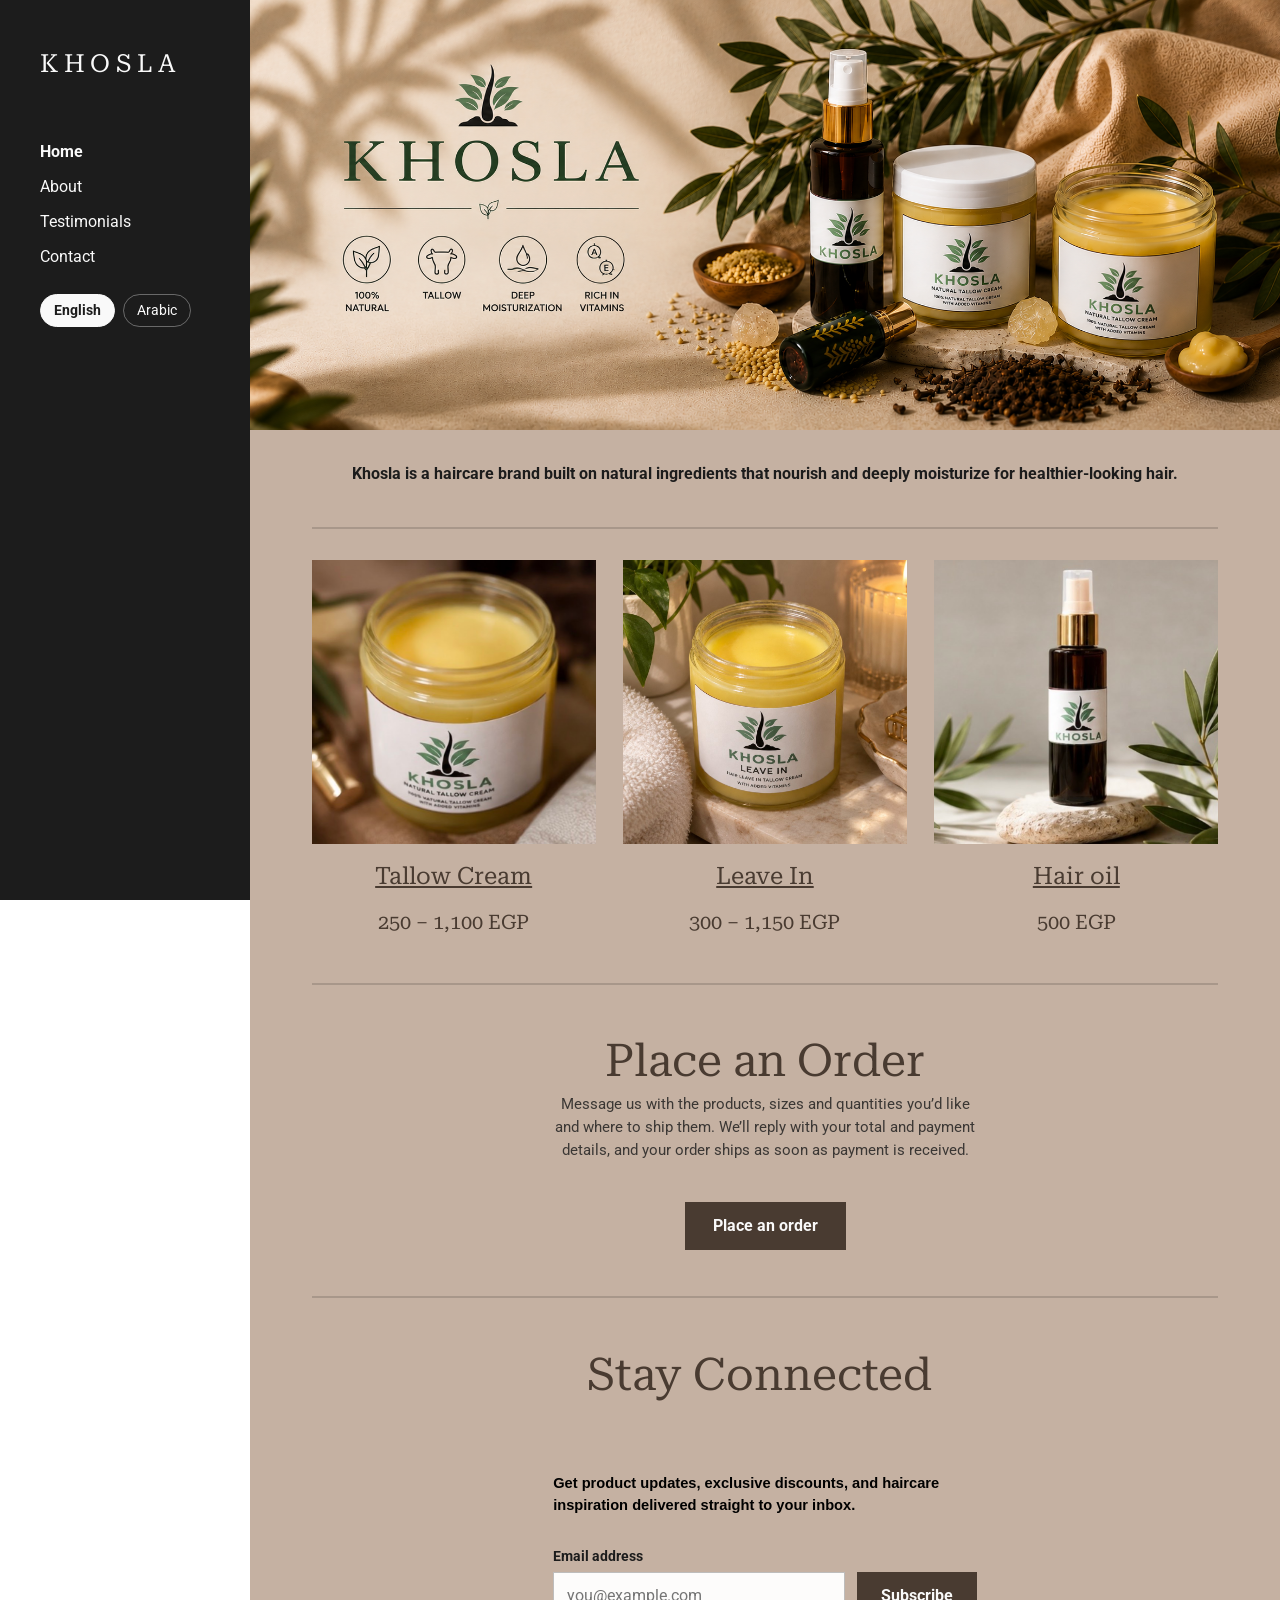
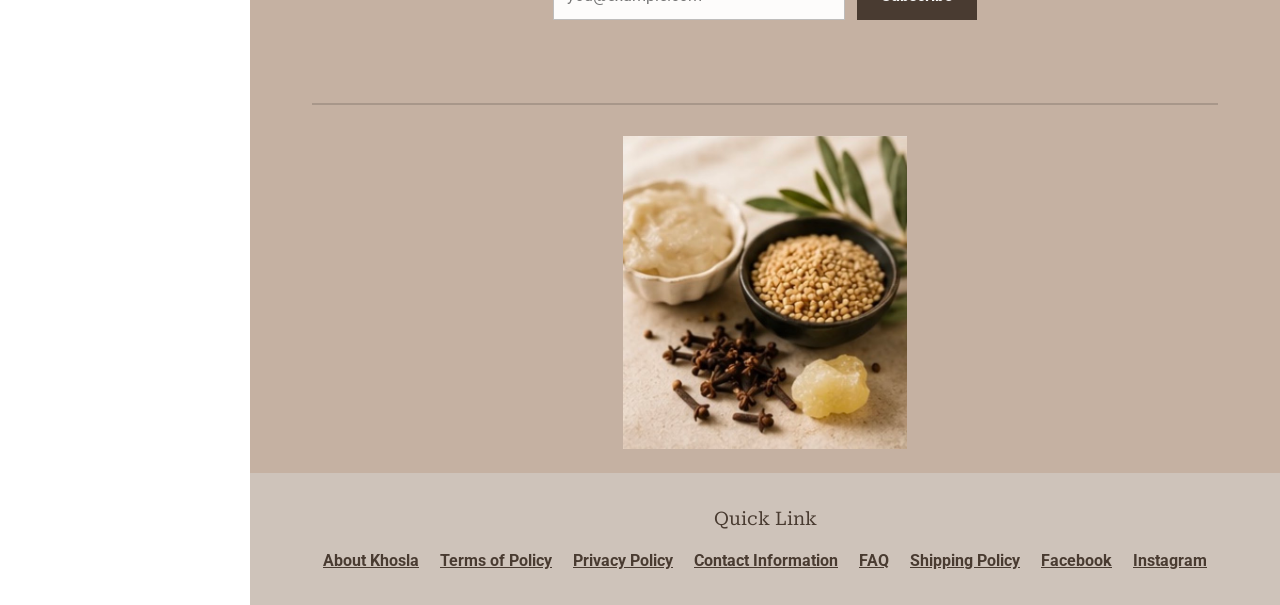
<file: index.html>
<!DOCTYPE html>
<html lang="en">
<head>
<meta charset="utf-8">
<meta name="viewport" content="width=device-width, initial-scale=1">
<title>Khosla - Home</title>
<link rel="preconnect" href="https://fonts.googleapis.com">
<link rel="preconnect" href="https://fonts.gstatic.com" crossorigin>
<link rel="stylesheet" href="https://fonts.googleapis.com/css?family=Roboto%3Ai%2Cbi%2C700%2C400&amp;display=swap">
<link rel="stylesheet" href="https://fonts.googleapis.com/css?family=Roboto%20Serif%3Ai%2Cbi%2C700%2C400&amp;display=swap">
<link rel="stylesheet" href="https://fonts.googleapis.com/css2?family=Cairo:wght@400;700&amp;display=swap">
<link rel="stylesheet" href="assets/css/site.css">
</head>
<body>
<a class="skip-link" href="#main">Skip to main content</a>

<header class="sidebar">
  <nav class="nav" aria-label="Main">
    <a class="nav__brand" href="index.html">Khosla</a>
    <ul class="nav__list">
        <li class="nav__item"><a class="nav__link is-current" href="index.html" aria-current="page">Home</a></li>
        <li class="nav__item"><a class="nav__link" href="about.html">About</a></li>
        <li class="nav__item"><a class="nav__link" href="testimonials.html">Testimonials</a></li>
        <li class="nav__item"><a class="nav__link" href="contact.html">Contact</a></li>
    </ul>
  </nav>
  <div class="lang" role="group" aria-label="Language">
    <button type="button" class="lang__btn is-active" data-lang="en" lang="en" aria-pressed="true">English</button>
    <button type="button" class="lang__btn" data-lang="ar" aria-pressed="false">Arabic</button>
  </div>
</header>

<div class="page">
  <main class="main" id="main">
    <section class="section section--banner section--artwork" style="padding:56px 0;--banner-h:430px;--banner-ratio:1983 / 793;background:var(--band-alt)">
      <div class="section__media" style="background-image:url(assets/img/home-banner.png)"></div>
      <div class="section__body">
        <div class="grid">
      <div class="col col--empty" style="width:100%">

      </div>
        </div>
      </div>
    </section>
    <section class="section" style="background:var(--band)">
      <div class="section__body">
        <div class="grid">
      <div class="col" style="width:100%">
        <div class="block" style="padding:8px 8px 8px 8px">
          <p class="t ta-c"><span style="line-height:24px">Khosla is a haircare brand built on natural ingredients that nourish and deeply moisturize for healthier-looking hair.</span></p>
        </div>
      </div>
        </div>
      </div>
    </section>
    <section class="section section--rule" style="padding:0;background:var(--band)">
      <div class="section__body">
        <div class="grid">
      <div class="col" style="width:100%">
        <div class="block" style="padding:0px 0px 7.5px 0px">
          <hr class="rule">
        </div>
      </div>
        </div>
      </div>
    </section>
    <section class="section" style="background:var(--band)">
      <div class="section__body">
        <div class="grid">
      <div class="col" style="width:33.336%">
        <div class="block">
          <a class="media-link" href="tallow-cream.html"><img class="media" src="assets/img/home-product-tallow-cream.jpg" alt="Khosla Tallow Cream jar" width="337" height="299"></a>
        </div>
        <div class="block" style="padding:14px 8px 14px 8px">
          <h2 class="t ta-c"><a href="tallow-cream.html" style="color:inherit;text-decoration:none;"><span style="text-decoration:underline;">Tallow Cream</span></a></h2>
        </div>
        <div class="block" style="padding:0 0 14px">
          <p class="price price--tile ta-c">250 – 1,100 EGP</p>
        </div>
      </div>
      <div class="col" style="width:33.336%">

        <div class="block" style="padding:0 0 14px">
          <a class="media-link" href="khosla-leave-in.html">
            <img class="media" src="assets/img/leave-in-1.jpg" alt="Khosla Leave In jar" width="337" height="337">
          </a>
          <h2 class="t ta-c" style="margin:14px 0 0"><a href="khosla-leave-in.html"><span style="text-decoration:underline">Leave In</span></a></h2>
          <p class="price price--tile ta-c" style="margin-top:14px">300 – 1,150 EGP</p>
        </div>
      </div>
      <div class="col" style="width:33.336%">
        <div class="block">
          <a class="media-link" href="khosla-hair-oil.html"><img class="media" src="assets/img/home-product-hair-oil.jpg" alt="Khosla Hair Oil bottle" width="337" height="299"></a>
        </div>
        <div class="block" style="padding:14px 8px 14px 8px">
          <h2 class="t ta-c"><a href="khosla-hair-oil.html" style="color:inherit;text-decoration:none;"><span style="text-decoration:underline;">Hair oil</span></a></h2>
        </div>
        <div class="block" style="padding:0 0 14px">
          <p class="price price--tile ta-c">500 EGP</p>
        </div>
      </div>
        </div>
      </div>
    </section>
    <section class="section section--rule" style="padding:0;background:var(--band)">
      <div class="section__body">
        <div class="grid">
      <div class="col" style="width:100%">
        <div class="block" style="padding:0px 0px 7.5px 0px">
          <hr class="rule">
        </div>
      </div>
        </div>
      </div>
    </section>
    <section class="section">
      <div class="section__body">
        <div class="grid">
      <div class="col col--empty" style="width:25%">

      </div>
      <div class="col" style="width:50%">
        <div class="block" style="padding:14px 8px">
          <h1 class="t ta-c">Place an Order</h1>
          <p class="order-intro">Message us with the products, sizes and quantities you’d like and where to ship them. We’ll reply with your total and payment details, and your order ships as soon as payment is received.</p>
          <p class="ta-c" style="margin:0"><a class="button" href="contact.html">Place an order</a></p>
        </div>
      </div>
      <div class="col col--empty" style="width:25%">

      </div>
        </div>
      </div>
    </section>
    <section class="section" style="padding:0;background:var(--band)">
      <div class="section__body">
        <div class="grid">
      <div class="col" style="width:100%">
        <div class="block" style="padding:0 0 7.5px">
          <hr class="rule">
        </div>
      </div>
        </div>
      </div>
    </section>
    <section class="section" style="background:var(--band)">
      <div class="section__body">
        <div class="grid">
      <div class="col col--empty" style="width:25%">

      </div>
      <div class="col" style="width:50%">
        <div class="block" style="padding:14px 8px 14px 8px">
          <h1 class="t ta-c"><span style="">Stay Connected </span></h1>
        </div>
        <div class="block" style="padding:14px 8px 14px 8px">
          <p class="t ta-l" style="line-height:22.08px;margin:16px 0px 16px 0px"><span style="color:#000000;font-family:Arial;font-size:11.0pt;font-weight:700;line-height:20.24px"><br></span><span style="color:#000000;font-family:Arial;font-size:11.0pt;font-weight:700;line-height:20.24px">Get product updates, exclusive discounts, and haircare inspiration delivered straight to your inbox. </span></p>
        </div>
        <div class="block" style="padding:0 8px 14px">
          <form class="form form--subscribe" data-w3form data-success="Thanks for subscribing. Check your inbox.">
            <input type="hidden" name="access_key" value="c82a5ca3-6755-4863-adb9-48fd931a3176">
            <input type="hidden" name="subject" value="New newsletter subscriber">
            <input type="hidden" name="from_name" value="New Subscriber">
            <input type="checkbox" name="botcheck" class="form__botcheck" tabindex="-1" autocomplete="off" aria-hidden="true">
            <label class="form__label" for="subscribe-email">Email address</label>
            <div class="form__row">
              <input class="form__input" id="subscribe-email" type="email" name="email" autocomplete="email" placeholder="you@example.com" required>
              <button class="button" type="submit">Subscribe</button>
            </div>
            <p class="form__status" role="status" aria-live="polite"></p>
          </form>
        </div>
      </div>
      <div class="col col--empty" style="width:25%">

      </div>
        </div>
      </div>
    </section>
    <section class="section section--rule" style="padding:0;background:var(--band)">
      <div class="section__body">
        <div class="grid">
      <div class="col" style="width:100%">
        <div class="block" style="padding:0px 0px 7.5px 0px">
          <hr class="rule">
        </div>
      </div>
        </div>
      </div>
    </section>
    <section class="section" style="background:var(--band)">
      <div class="section__body">
        <div class="grid">
      <div class="col col--empty" style="width:33.336%">

      </div>
      <div class="col" style="width:33.336%">
        <div class="block">
          <img class="media" src="assets/img/home-ingredients.jpg" alt="Khosla natural ingredients" width="337" height="371">
        </div>
      </div>
      <div class="col col--empty" style="width:33.336%">

      </div>
        </div>
      </div>
    </section>
  </main>

  <footer class="footer">
    <section class="section section--footer" style="background:var(--band-alt)">
      <div class="section__body">
        <div class="grid">
      <div class="col" style="width:100%">
        <div class="block" style="padding:8px 8px 8px 8px">
          <h3 class="t ta-c"><span style="">Quick Link</span></h3>
          <ul class="quick-links">
            <li><a href="about.html">About Khosla</a></li>
            <li><a href="terms-of-policy.html">Terms of Policy</a></li>
            <li><a href="privacy-policy.html">Privacy Policy</a></li>
            <li><a href="contact.html">Contact Information</a></li>
            <li><a href="faq.html">FAQ</a></li>
            <li><a href="shipping-policy.html">Shipping Policy</a></li>
            <li><a href="https://www.facebook.com/profile.php?id=61594273318935&amp;sk=directory_contact_info" target="_blank" rel="noopener">Facebook</a></li>
            <li><a href="https://www.instagram.com/shopkhosla/" target="_blank" rel="noopener">Instagram</a></li>
          </ul>
        </div>
      </div>
        </div>
      </div>
    </section>
  </footer>
</div>

<script src="assets/js/forms.js"></script>

<script src="assets/js/i18n.js"></script>
</body>
</html>
</file>
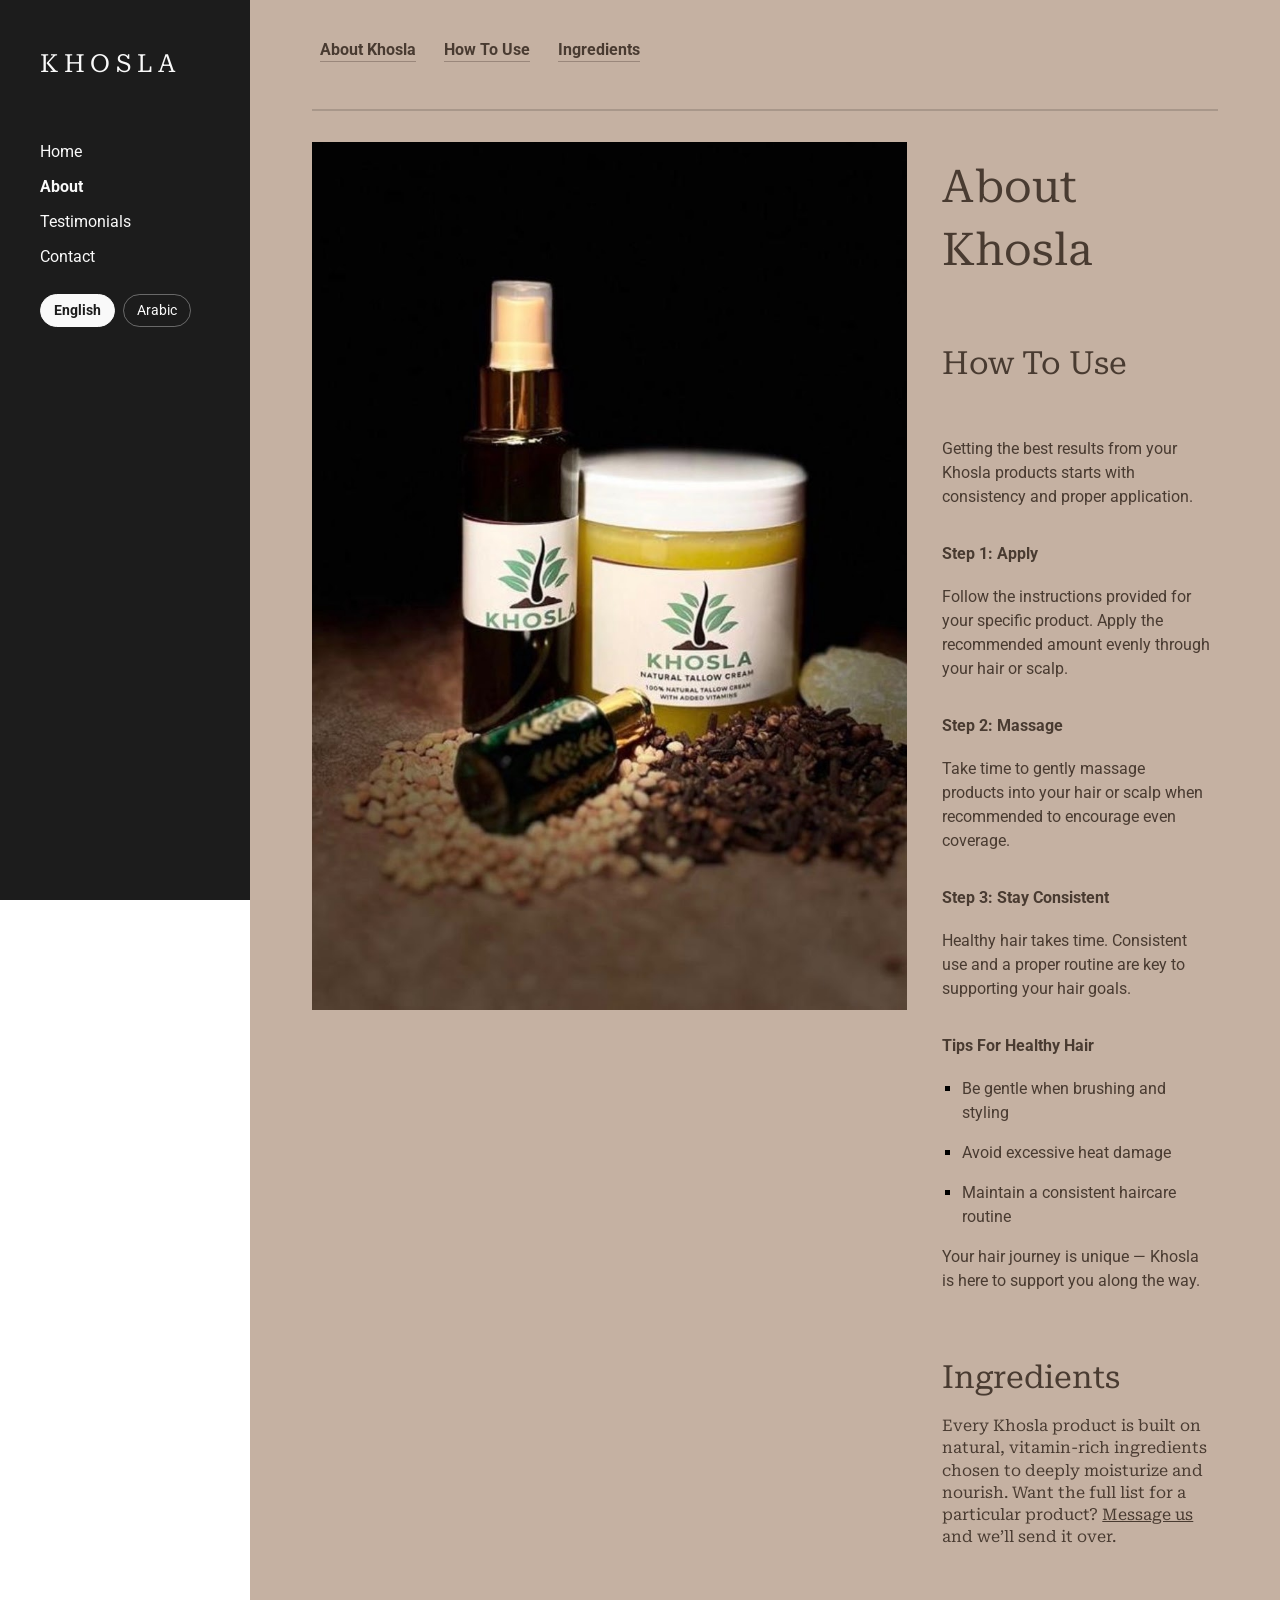
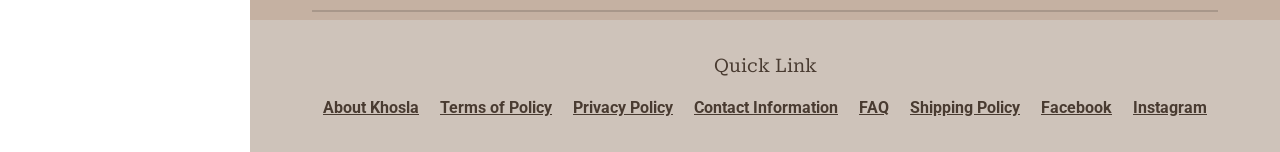
<file: about.html>
<!DOCTYPE html>
<html lang="en">
<head>
<meta charset="utf-8">
<meta name="viewport" content="width=device-width, initial-scale=1">
<title>Khosla - About</title>
<link rel="preconnect" href="https://fonts.googleapis.com">
<link rel="preconnect" href="https://fonts.gstatic.com" crossorigin>
<link rel="stylesheet" href="https://fonts.googleapis.com/css?family=Roboto%3Ai%2Cbi%2C700%2C400&amp;display=swap">
<link rel="stylesheet" href="https://fonts.googleapis.com/css?family=Roboto%20Serif%3Ai%2Cbi%2C700%2C400&amp;display=swap">
<link rel="stylesheet" href="https://fonts.googleapis.com/css2?family=Cairo:wght@400;700&amp;display=swap">
<link rel="stylesheet" href="assets/css/site.css">
</head>
<body>
<a class="skip-link" href="#main">Skip to main content</a>

<header class="sidebar">
  <nav class="nav" aria-label="Main">
    <a class="nav__brand" href="index.html">Khosla</a>
    <ul class="nav__list">
        <li class="nav__item"><a class="nav__link" href="index.html">Home</a></li>
        <li class="nav__item"><a class="nav__link is-current" href="about.html" aria-current="page">About</a></li>
        <li class="nav__item"><a class="nav__link" href="testimonials.html">Testimonials</a></li>
        <li class="nav__item"><a class="nav__link" href="contact.html">Contact</a></li>
    </ul>
  </nav>
  <div class="lang" role="group" aria-label="Language">
    <button type="button" class="lang__btn is-active" data-lang="en" lang="en" aria-pressed="true">English</button>
    <button type="button" class="lang__btn" data-lang="ar" aria-pressed="false">Arabic</button>
  </div>
</header>

<div class="page">
  <main class="main" id="main">
    <section class="section">
      <div class="section__body">
        <div class="grid">
      <div class="col" style="width:100%">
        <div class="block" style="padding:14px 8px">
          <ul class="page-nav">
            <li><a href="#about-khosla">About Khosla</a></li>
            <li><a href="#how-to-use">How To Use</a></li>
            <li><a href="#ingredients">Ingredients</a></li>
          </ul>
        </div>
      </div>
        </div>
      </div>
    </section>
    <section class="section" style="padding:0;background:var(--band)">
      <div class="section__body">
        <div class="grid">
      <div class="col" style="width:100%">
        <div class="block" style="padding:0 0 7.5px">
          <hr class="rule">
        </div>
      </div>
        </div>
      </div>
    </section>
    <section class="section" style="background:var(--band)">
      <div class="section__body">
        <div class="grid">
      <div class="col" style="width:66.664%">
        <div class="block">
          <img class="media" src="assets/img/about-products.jpg" alt="Khosla hair oil and tallow cream" width="702" height="1023">
        </div>
      </div>
      <div class="col" style="width:33.336%">
        <div class="block" style="padding:14px 8px 14px 8px">
          <h1 class="t ta-l" id="about-khosla"><span style="">About Khosla</span></h1>
        </div>
        <div class="block" style="padding:14px 8px 14px 8px">
          <h1 class="t ta-l t--section" id="how-to-use" style="margin:32px 0px 8px 0px"><span style="color:#493b31;">How To Use</span></h1>
        </div>
        <div class="block" style="padding:14px 8px 14px 8px">
          <p class="t ta-l" style="margin:16px 0px 16px 0px"><span style="color:#493b31;font-family:Roboto, Arial;font-variant:normal;font-weight:400;line-height:24px">Getting the best results from your Khosla products starts with consistency and proper application.</span></p>
          <h2 class="t ta-l" style="margin:24px 0px 5.333px 0px"><span style="color:#493b31;font-family:Roboto, Arial;font-size:12.0pt;font-variant:normal;font-weight:700;">Step 1: Apply</span></h2>
          <p class="t ta-l" style="margin:16px 0px 16px 0px"><span style="color:#493b31;font-family:Roboto, Arial;font-variant:normal;font-weight:400;line-height:24px">Follow the instructions provided for your specific product. Apply the recommended amount evenly through your hair or scalp.</span></p>
          <h2 class="t ta-l" style="margin:24px 0px 5.333px 0px"><span style="color:#493b31;font-family:Roboto, Arial;font-size:12.0pt;font-variant:normal;font-weight:700;">Step 2: Massage</span></h2>
          <p class="t ta-l" style="margin:16px 0px 16px 0px"><span style="color:#493b31;font-family:Roboto, Arial;font-variant:normal;font-weight:400;line-height:24px">Take time to gently massage products into your hair or scalp when recommended to encourage even coverage.</span></p>
          <h2 class="t ta-l" style="margin:24px 0px 5.333px 0px"><span style="color:#493b31;font-family:Roboto, Arial;font-size:12.0pt;font-variant:normal;font-weight:700;">Step 3: Stay Consistent</span></h2>
          <p class="t ta-l" style="margin:16px 0px 16px 0px"><span style="color:#493b31;font-family:Roboto, Arial;font-variant:normal;font-weight:400;line-height:24px">Healthy hair takes time. Consistent use and a proper routine are key to supporting your hair goals.</span></p>
          <h2 class="t ta-l" style="margin:24px 0px 5.333px 0px"><span style="color:#493b31;font-family:Roboto, Arial;font-size:12.0pt;font-variant:normal;font-weight:700;">Tips For Healthy Hair</span></h2>
          <ul class="t ta-l" style="margin:6px 0px 0px 0px"><li><p style="line-height:24px;margin:16px 0 16px"><span style="color:#493b31;font-family:Roboto, Arial;font-variant:normal;font-weight:400;line-height:24px">Be gentle when brushing and styling</span></p></li><li><p style="line-height:24px;margin:16px 0 16px"><span style="color:#493b31;font-family:Roboto, Arial;font-variant:normal;font-weight:400;line-height:24px">Avoid excessive heat damage</span></p></li><li><p style="line-height:24px;margin:16px 0 16px"><span style="color:#493b31;font-family:Roboto, Arial;font-variant:normal;font-weight:400;line-height:24px">Maintain a consistent haircare routine</span></p></li></ul>
          <p class="t ta-l" style="margin:16px 0px 16px 0px"><span style="color:#493b31;font-family:Roboto, Arial;font-variant:normal;font-weight:400;line-height:24px">Your hair journey is unique — Khosla is here to support you along the way.</span></p>
        </div>
        <div class="block" style="padding:0 8px 14px">
          <h1 class="t ta-l t--section" id="ingredients" style="margin:32px 0px 8px 0px"><span style="color:#493b31">Ingredients</span></h1>
          <p class="t ta-l" style="line-height:22.08px;margin:16px 0px 16px 0px"><span style="color:#493b31;font-family:'Roboto Serif', Arial;font-weight:400;line-height:22.08px">Every Khosla product is built on natural, vitamin-rich ingredients chosen to deeply moisturize and nourish. Want the full list for a particular product? <a href="contact.html">Message us</a> and we’ll send it over.</span></p>
        </div>
      </div>
        </div>
      </div>
    </section>
    <section class="section section--rule" style="padding:0;background:var(--band)">
      <div class="section__body">
        <div class="grid">
      <div class="col" style="width:100%">
        <div class="block" style="padding:0px 0px 7.5px 0px">
          <hr class="rule">
        </div>
      </div>
        </div>
      </div>
    </section>
  </main>

  <footer class="footer">
    <section class="section section--footer" style="background:var(--band-alt)">
      <div class="section__body">
        <div class="grid">
      <div class="col" style="width:100%">
        <div class="block" style="padding:8px 8px 8px 8px">
          <h3 class="t ta-c"><span style="">Quick Link</span></h3>
          <ul class="quick-links">
            <li><a href="about.html">About Khosla</a></li>
            <li><a href="terms-of-policy.html">Terms of Policy</a></li>
            <li><a href="privacy-policy.html">Privacy Policy</a></li>
            <li><a href="contact.html">Contact Information</a></li>
            <li><a href="faq.html">FAQ</a></li>
            <li><a href="shipping-policy.html">Shipping Policy</a></li>
            <li><a href="https://www.facebook.com/profile.php?id=61594273318935&amp;sk=directory_contact_info" target="_blank" rel="noopener">Facebook</a></li>
            <li><a href="https://www.instagram.com/shopkhosla/" target="_blank" rel="noopener">Instagram</a></li>
          </ul>
        </div>
      </div>
        </div>
      </div>
    </section>
  </footer>
</div>

<script src="assets/js/i18n.js"></script>
</body>
</html>
</file>
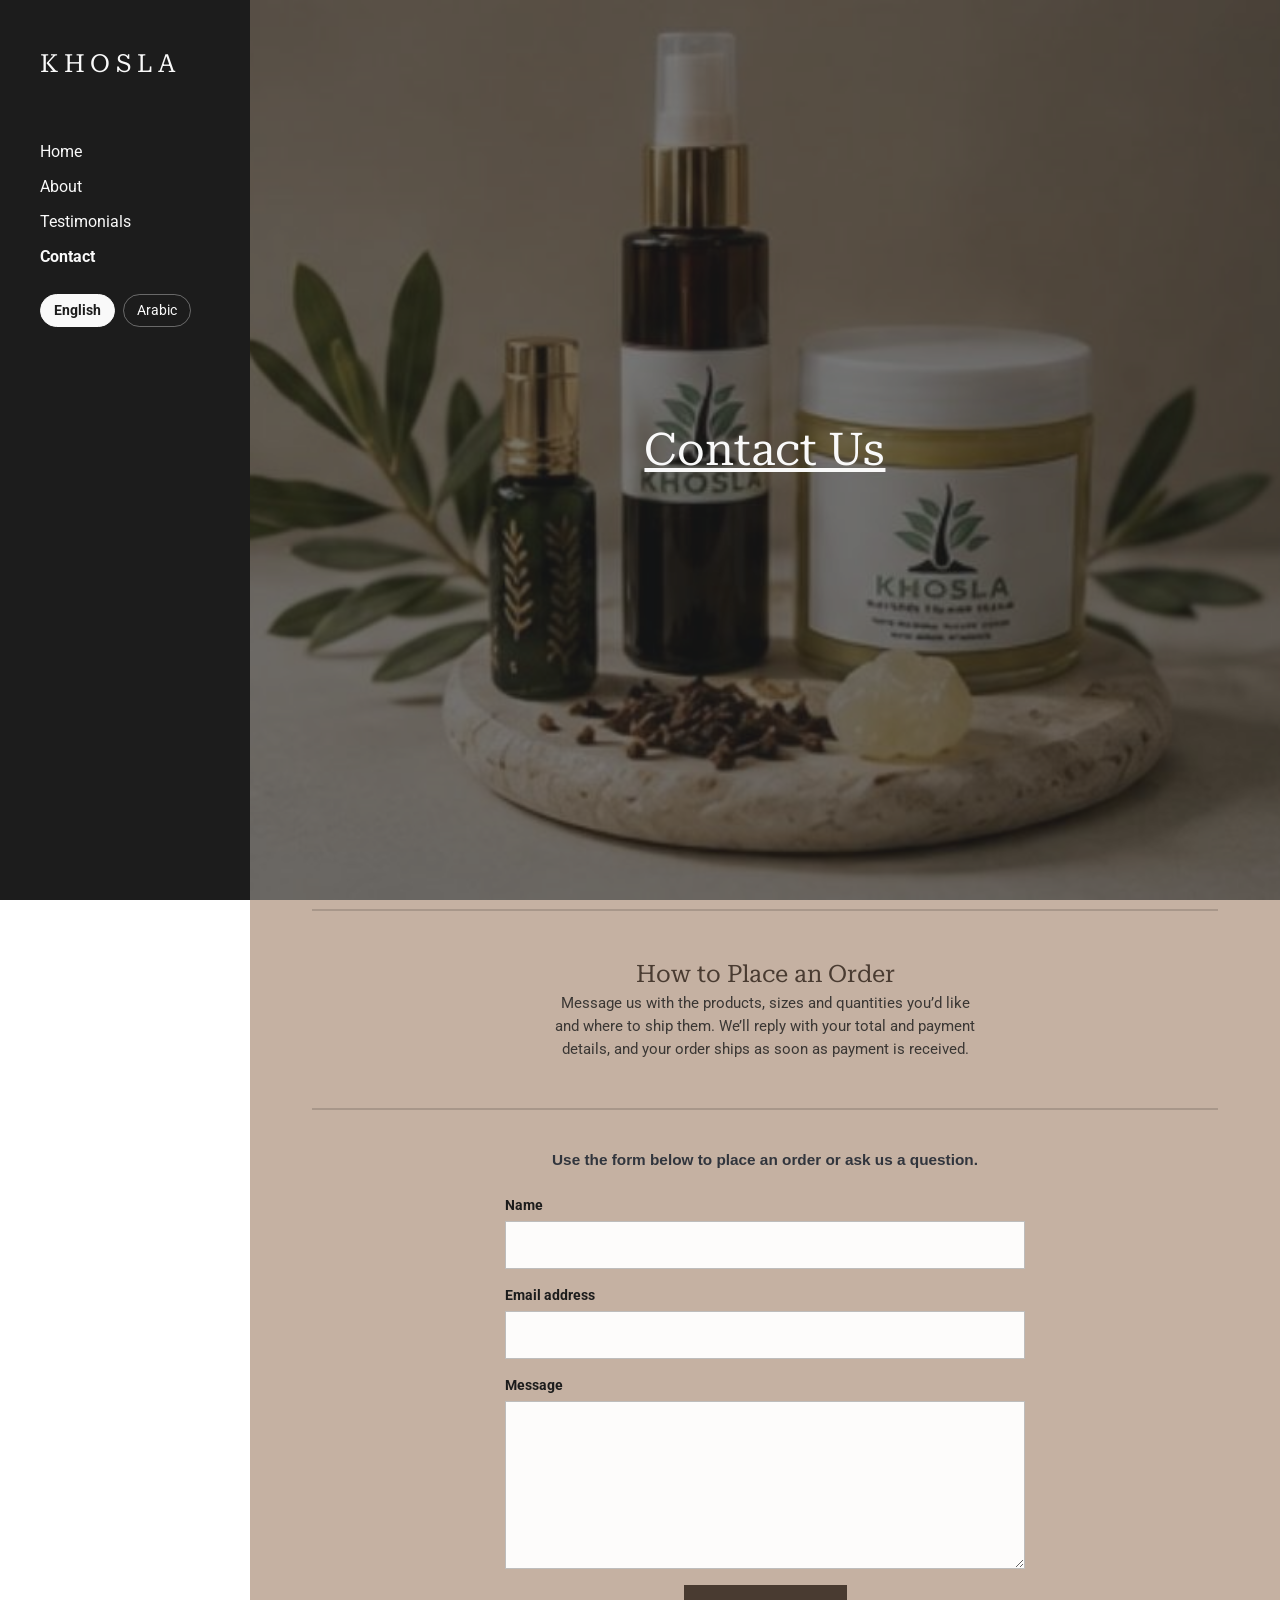
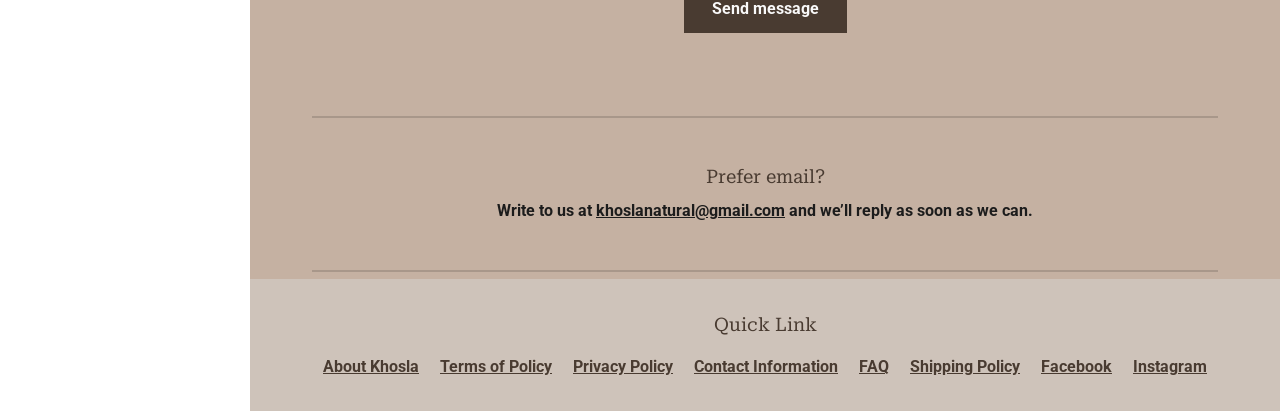
<file: contact.html>
<!DOCTYPE html>
<html lang="en">
<head>
<meta charset="utf-8">
<meta name="viewport" content="width=device-width, initial-scale=1">
<title>Khosla - Contact</title>
<link rel="preconnect" href="https://fonts.googleapis.com">
<link rel="preconnect" href="https://fonts.gstatic.com" crossorigin>
<link rel="stylesheet" href="https://fonts.googleapis.com/css?family=Roboto%3Ai%2Cbi%2C700%2C400&amp;display=swap">
<link rel="stylesheet" href="https://fonts.googleapis.com/css?family=Roboto%20Serif%3Ai%2Cbi%2C700%2C400&amp;display=swap">
<link rel="stylesheet" href="https://fonts.googleapis.com/css2?family=Cairo:wght@400;700&amp;display=swap">
<link rel="stylesheet" href="assets/css/site.css">
</head>
<body>
<a class="skip-link" href="#main">Skip to main content</a>

<header class="sidebar">
  <nav class="nav" aria-label="Main">
    <a class="nav__brand" href="index.html">Khosla</a>
    <ul class="nav__list">
        <li class="nav__item"><a class="nav__link" href="index.html">Home</a></li>
        <li class="nav__item"><a class="nav__link" href="about.html">About</a></li>
        <li class="nav__item"><a class="nav__link" href="testimonials.html">Testimonials</a></li>
        <li class="nav__item"><a class="nav__link is-current" href="contact.html" aria-current="page">Contact</a></li>
    </ul>
  </nav>
  <div class="lang" role="group" aria-label="Language">
    <button type="button" class="lang__btn is-active" data-lang="en" lang="en" aria-pressed="true">English</button>
    <button type="button" class="lang__btn" data-lang="ar" aria-pressed="false">Arabic</button>
  </div>
</header>

<div class="page">
  <main class="main" id="main">
    <section class="section section--banner" style="padding:56px 0;--banner-h:900px;background:var(--band-alt)">
      <div class="section__media" style="background-image:url(assets/img/contact-banner.jpg)"><span class="section__scrim" style="opacity:0.6"></span></div>
      <div class="section__body">
        <div class="grid">
      <div class="col col--empty" style="width:16.664%">

      </div>
      <div class="col" style="width:66.664%">
        <div class="block" style="padding:8px 8px 8px 8px">
          <h1 class="t ta-c t--on-media"><span style="text-decoration:underline;">Contact Us</span></h1>
        </div>
      </div>
      <div class="col col--empty" style="width:16.664%">

      </div>
        </div>
      </div>
    </section>
    <section class="section section--rule" style="padding:0;background:var(--band)">
      <div class="section__body">
        <div class="grid">
      <div class="col" style="width:100%">
        <div class="block" style="padding:0px 0px 7.5px 0px">
          <hr class="rule">
        </div>
      </div>
        </div>
      </div>
    </section>
    <section class="section">
      <div class="section__body">
        <div class="grid">
      <div class="col col--empty" style="width:25%">

      </div>
      <div class="col" style="width:50%">
        <div class="block" style="padding:14px 8px">
          <h2 class="t ta-c">How to Place an Order</h2>
          <p class="order-intro" style="margin-bottom:0">Message us with the products, sizes and quantities you’d like and where to ship them. We’ll reply with your total and payment details, and your order ships as soon as payment is received.</p>
        </div>
      </div>
      <div class="col col--empty" style="width:25%">

      </div>
        </div>
      </div>
    </section>
    <section class="section section--rule" style="padding:0;background:var(--band)">
      <div class="section__body">
        <div class="grid">
      <div class="col" style="width:100%">
        <div class="block" style="padding:0px 0px 7.5px 0px">
          <hr class="rule">
        </div>
      </div>
        </div>
      </div>
    </section>
    <section class="section" style="background:var(--band)">
      <div class="section__body">
        <div class="grid">
      <div class="col" style="width:100%">
        <div class="block" style="padding:8px 8px 8px 8px">
          <p class="t ta-c" style="line-height:22.08px;margin:0px 0px 16px 0px"><span style="color:#31353d;font-family:Arial;font-size:11.5pt;font-weight:700;line-height:21.16px">Use the form below to place an order or ask us a question.</span></p>
        </div>
        <div class="block" style="padding:0 8px 14px">
          <form class="form form--contact" data-w3form data-success="Thanks for your message. We’ll reply by email.">
            <input type="hidden" name="access_key" value="c82a5ca3-6755-4863-adb9-48fd931a3176">
            <input type="hidden" name="subject" value="New message from the Khosla website">
            <input type="hidden" name="from_name" value="Contact">
            <input type="checkbox" name="botcheck" class="form__botcheck" tabindex="-1" autocomplete="off" aria-hidden="true">
            <div class="form__field">
              <label class="form__label" for="contact-name">Name</label>
              <input class="form__input" id="contact-name" type="text" name="name" autocomplete="name" required>
            </div>
            <div class="form__field">
              <label class="form__label" for="contact-email">Email address</label>
              <input class="form__input" id="contact-email" type="email" name="email" autocomplete="email" required>
            </div>
            <div class="form__field">
              <label class="form__label" for="contact-message">Message</label>
              <textarea class="form__textarea" id="contact-message" name="message" rows="6" required></textarea>
            </div>
            <button class="button" type="submit">Send message</button>
            <p class="form__status" role="status" aria-live="polite"></p>
          </form>
        </div>
      </div>
        </div>
      </div>
    </section>
    <section class="section section--rule" style="padding:0;background:var(--band)">
      <div class="section__body">
        <div class="grid">
      <div class="col" style="width:100%">
        <div class="block" style="padding:0px 0px 7.5px 0px">
          <hr class="rule">
        </div>
      </div>
        </div>
      </div>
    </section>
    <section class="section">
      <div class="section__body">
        <div class="grid">
      <div class="col" style="width:100%">
        <div class="block" style="padding:14px 8px">
          <h3 class="t ta-c">Prefer email?</h3>
          <p class="t ta-c" style="margin:8px 0 0">Write to us at <a href="mailto:khoslanatural@gmail.com">khoslanatural@gmail.com</a> and we’ll reply as soon as we can.</p>
        </div>
      </div>
        </div>
      </div>
    </section>
    <section class="section" style="padding:0;background:var(--band)">
      <div class="section__body">
        <div class="grid">
      <div class="col" style="width:100%">
        <div class="block" style="padding:0 0 7.5px">
          <hr class="rule">
        </div>
      </div>
        </div>
      </div>
    </section>
  </main>

  <footer class="footer">
    <section class="section section--footer" style="background:var(--band-alt)">
      <div class="section__body">
        <div class="grid">
      <div class="col" style="width:100%">
        <div class="block" style="padding:8px 8px 8px 8px">
          <h3 class="t ta-c"><span style="">Quick Link</span></h3>
          <ul class="quick-links">
            <li><a href="about.html">About Khosla</a></li>
            <li><a href="terms-of-policy.html">Terms of Policy</a></li>
            <li><a href="privacy-policy.html">Privacy Policy</a></li>
            <li><a href="contact.html">Contact Information</a></li>
            <li><a href="faq.html">FAQ</a></li>
            <li><a href="shipping-policy.html">Shipping Policy</a></li>
            <li><a href="https://www.facebook.com/profile.php?id=61594273318935&amp;sk=directory_contact_info" target="_blank" rel="noopener">Facebook</a></li>
            <li><a href="https://www.instagram.com/shopkhosla/" target="_blank" rel="noopener">Instagram</a></li>
          </ul>
        </div>
      </div>
        </div>
      </div>
    </section>
  </footer>
</div>

<script src="assets/js/forms.js"></script>

<script src="assets/js/i18n.js"></script>
</body>
</html>
</file>
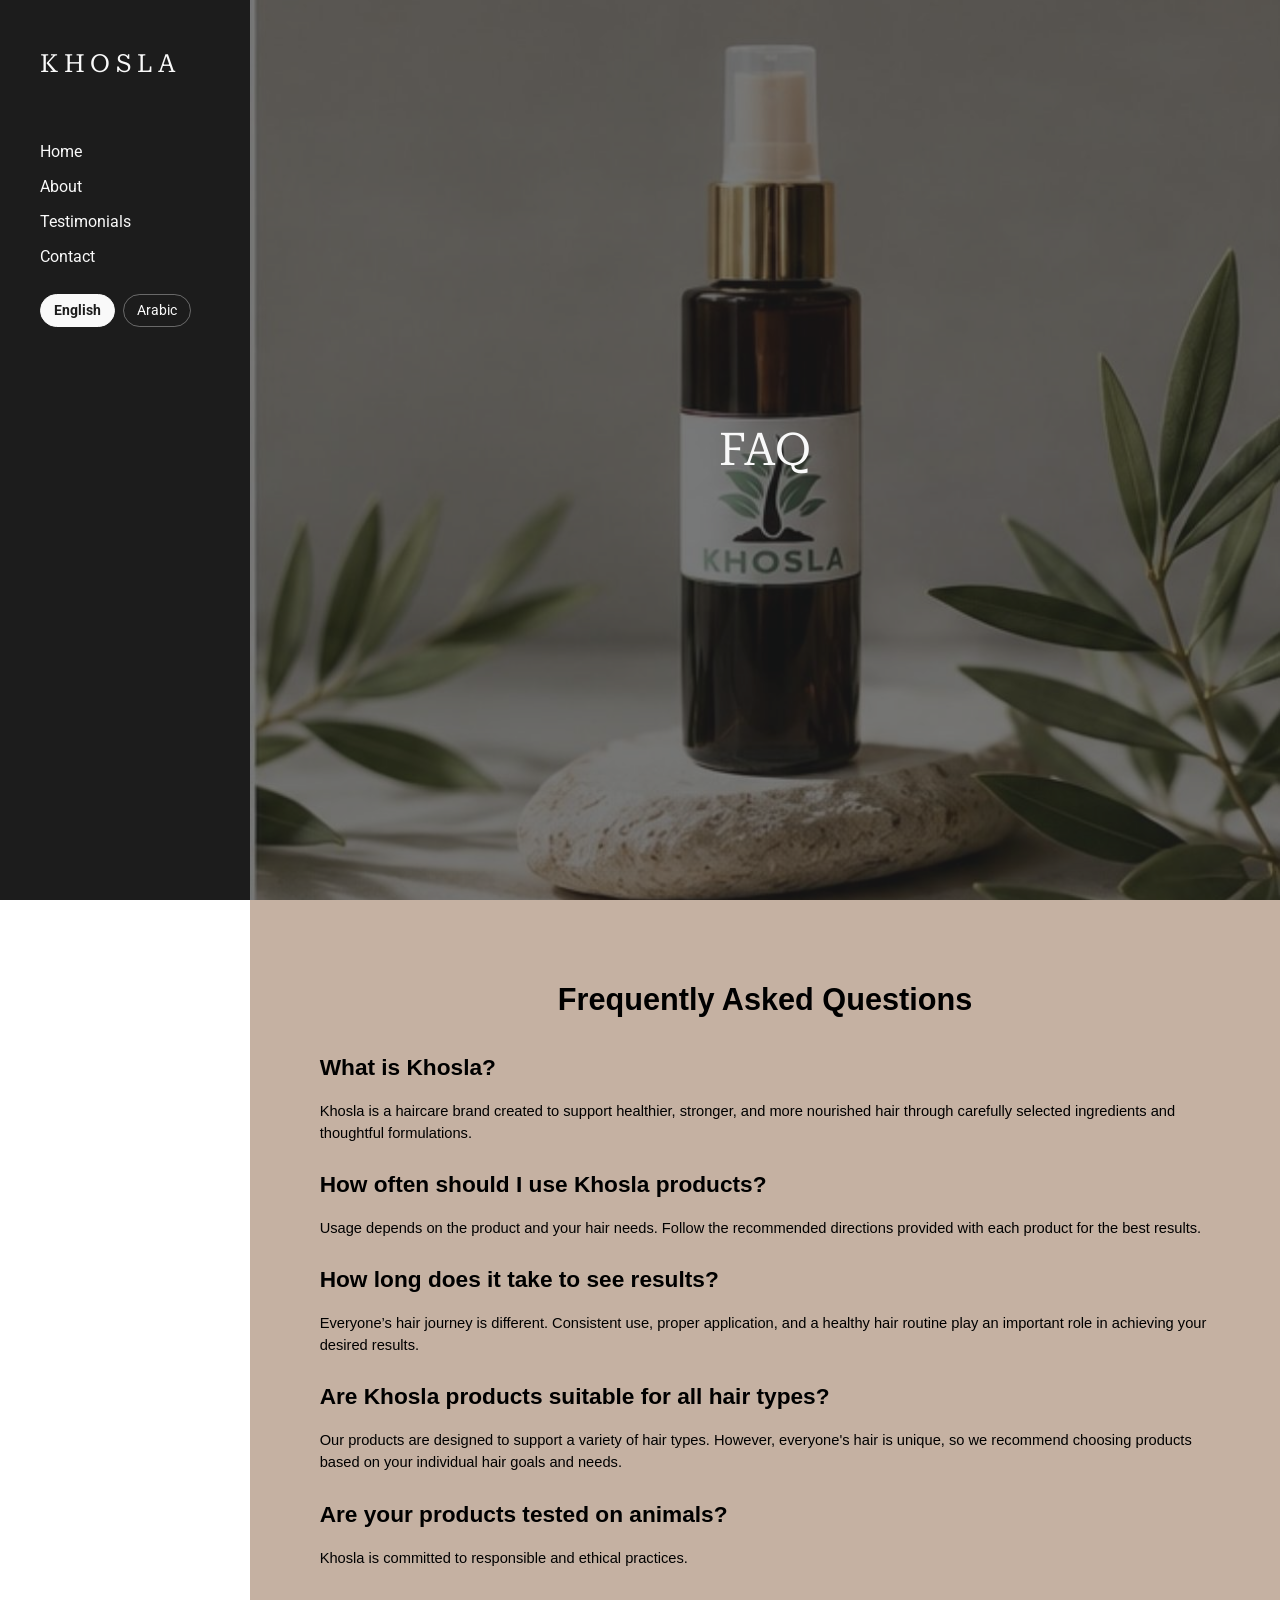
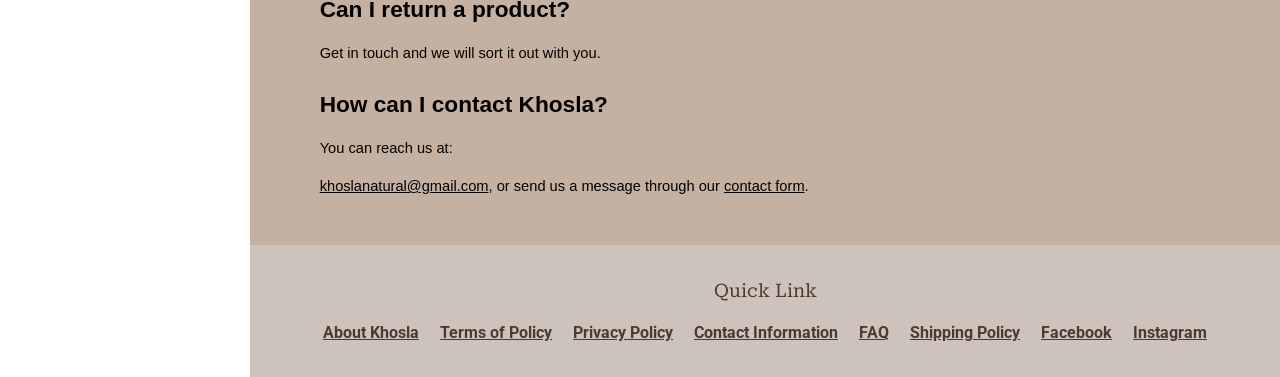
<file: faq.html>
<!DOCTYPE html>
<html lang="en">
<head>
<meta charset="utf-8">
<meta name="viewport" content="width=device-width, initial-scale=1">
<title>Khosla - FAQ</title>
<link rel="preconnect" href="https://fonts.googleapis.com">
<link rel="preconnect" href="https://fonts.gstatic.com" crossorigin>
<link rel="stylesheet" href="https://fonts.googleapis.com/css?family=Roboto%3Ai%2Cbi%2C700%2C400&amp;display=swap">
<link rel="stylesheet" href="https://fonts.googleapis.com/css?family=Roboto%20Serif%3Ai%2Cbi%2C700%2C400&amp;display=swap">
<link rel="stylesheet" href="https://fonts.googleapis.com/css2?family=Cairo:wght@400;700&amp;display=swap">
<link rel="stylesheet" href="assets/css/site.css">
</head>
<body>
<a class="skip-link" href="#main">Skip to main content</a>

<header class="sidebar">
  <nav class="nav" aria-label="Main">
    <a class="nav__brand" href="index.html">Khosla</a>
    <ul class="nav__list">
        <li class="nav__item"><a class="nav__link" href="index.html">Home</a></li>
        <li class="nav__item"><a class="nav__link" href="about.html">About</a></li>
        <li class="nav__item"><a class="nav__link" href="testimonials.html">Testimonials</a></li>
        <li class="nav__item"><a class="nav__link" href="contact.html">Contact</a></li>
    </ul>
  </nav>
  <div class="lang" role="group" aria-label="Language">
    <button type="button" class="lang__btn is-active" data-lang="en" lang="en" aria-pressed="true">English</button>
    <button type="button" class="lang__btn" data-lang="ar" aria-pressed="false">Arabic</button>
  </div>
</header>

<div class="page">
  <main class="main" id="main">
    <section class="section section--banner" style="padding:56px 0;--banner-h:900px;background:var(--band-alt)">
      <div class="section__media" style="background-image:url(assets/img/faq-banner.jpg)"><span class="section__scrim" style="opacity:0.6"></span></div>
      <div class="section__body">
        <div class="grid">
      <div class="col col--empty" style="width:16.664%">

      </div>
      <div class="col" style="width:66.664%">
        <div class="block" style="padding:8px 8px 8px 8px">
          <h1 class="t ta-c t--on-media"><span style="">FAQ</span></h1>
        </div>
      </div>
      <div class="col col--empty" style="width:16.664%">

      </div>
        </div>
      </div>
    </section>
    <section class="section" style="background:var(--band)">
      <div class="section__body">
        <div class="grid">
      <div class="col" style="width:100%">
        <div class="block" style="padding:8px 8px 8px 8px">
          <h1 class="t ta-c" style="margin:32px 0px 8px 0px"><span style="color:#000000;font-family:Arial;font-weight:700;font-size:30.6667px">Frequently Asked Questions</span></h1>
          <h2 class="t ta-l" style="line-height:1.38;margin:24px 0px 5.333px 0px"><span style="color:#000000;font-family:Arial;font-weight:700;font-size:22.6667px">What is Khosla?</span></h2>
          <p class="t ta-l" style="line-height:22.08px;margin:16px 0px 16px 0px"><span style="color:#000000;font-family:Arial;font-size:11.0pt;font-weight:400;line-height:20.24px">Khosla is a haircare brand created to support healthier, stronger, and more nourished hair through carefully selected ingredients and thoughtful formulations.</span></p>
          <h2 class="t ta-l" style="line-height:1.38;margin:24px 0px 5.333px 0px"><span style="color:#000000;font-family:Arial;font-weight:700;font-size:22.6667px">How often should I use Khosla products?</span></h2>
          <p class="t ta-l" style="line-height:22.08px;margin:16px 0px 16px 0px"><span style="color:#000000;font-family:Arial;font-size:11.0pt;font-weight:400;line-height:20.24px">Usage depends on the product and your hair needs. Follow the recommended directions provided with each product for the best results.</span></p>
          <h2 class="t ta-l" style="line-height:1.38;margin:24px 0px 5.333px 0px"><span style="color:#000000;font-family:Arial;font-weight:700;font-size:22.6667px">How long does it take to see results?</span></h2>
          <p class="t ta-l" style="line-height:22.08px;margin:16px 0px 16px 0px"><span style="color:#000000;font-family:Arial;font-size:11.0pt;font-weight:400;line-height:20.24px">Everyone’s hair journey is different. Consistent use, proper application, and a healthy hair routine play an important role in achieving your desired results.</span></p>
          <h2 class="t ta-l" style="line-height:1.38;margin:24px 0px 5.333px 0px"><span style="color:#000000;font-family:Arial;font-weight:700;font-size:22.6667px">Are Khosla products suitable for all hair types?</span></h2>
          <p class="t ta-l" style="line-height:22.08px;margin:16px 0px 16px 0px"><span style="color:#000000;font-family:Arial;font-size:11.0pt;font-weight:400;line-height:20.24px">Our products are designed to support a variety of hair types. However, everyone's hair is unique, so we recommend choosing products based on your individual hair goals and needs.</span></p>
          <h2 class="t ta-l" style="line-height:1.38;margin:24px 0px 5.333px 0px"><span style="color:#000000;font-family:Arial;font-weight:700;font-size:22.6667px">Are your products tested on animals?</span></h2>
          <p class="t ta-l" style="line-height:22.08px;margin:16px 0px 16px 0px"><span style="color:#000000;font-family:Arial;font-size:11.0pt;font-weight:400;line-height:20.24px">Khosla is committed to responsible and ethical practices.</span></p>
          <h2 class="t ta-l" style="line-height:1.38;margin:24px 0px 5.333px 0px"><span style="color:#000000;font-family:Arial;font-weight:700;font-size:22.6667px">Can I return a product?</span></h2>
          <p class="t ta-l" style="line-height:22.08px;margin:16px 0px 16px 0px"><span style="color:#000000;font-family:Arial;font-size:11.0pt;font-weight:400;line-height:20.24px">Get in touch and we will sort it out with you.</span></p>
          <h2 class="t ta-l" style="line-height:1.38;margin:24px 0px 5.333px 0px"><span style="color:#000000;font-family:Arial;font-weight:700;font-size:22.6667px">How can I contact Khosla?</span></h2>
          <p class="t ta-l" style="line-height:22.08px;margin:16px 0px 16px 0px"><span style="color:#000000;font-family:Arial;font-size:11.0pt;font-weight:400;line-height:20.24px">You can reach us at:</span></p>
          <p class="t ta-l" style="line-height:22.08px;margin:16px 0px 16px 0px"><span style="color:#000000;font-family:Arial;font-size:11.0pt;font-weight:400;line-height:20.24px"><a href="mailto:khoslanatural@gmail.com">khoslanatural@gmail.com</a>, or send us a message through our <a href="contact.html">contact form</a>.</span></p>
        </div>
      </div>
        </div>
      </div>
    </section>
  </main>

  <footer class="footer">
    <section class="section section--footer" style="background:var(--band-alt)">
      <div class="section__body">
        <div class="grid">
      <div class="col" style="width:100%">
        <div class="block" style="padding:8px 8px 8px 8px">
          <h3 class="t ta-c"><span style="">Quick Link</span></h3>
          <ul class="quick-links">
            <li><a href="about.html">About Khosla</a></li>
            <li><a href="terms-of-policy.html">Terms of Policy</a></li>
            <li><a href="privacy-policy.html">Privacy Policy</a></li>
            <li><a href="contact.html">Contact Information</a></li>
            <li><a href="faq.html">FAQ</a></li>
            <li><a href="shipping-policy.html">Shipping Policy</a></li>
            <li><a href="https://www.facebook.com/profile.php?id=61594273318935&amp;sk=directory_contact_info" target="_blank" rel="noopener">Facebook</a></li>
            <li><a href="https://www.instagram.com/shopkhosla/" target="_blank" rel="noopener">Instagram</a></li>
          </ul>
        </div>
      </div>
        </div>
      </div>
    </section>
  </footer>
</div>

<script src="assets/js/i18n.js"></script>
</body>
</html>
</file>
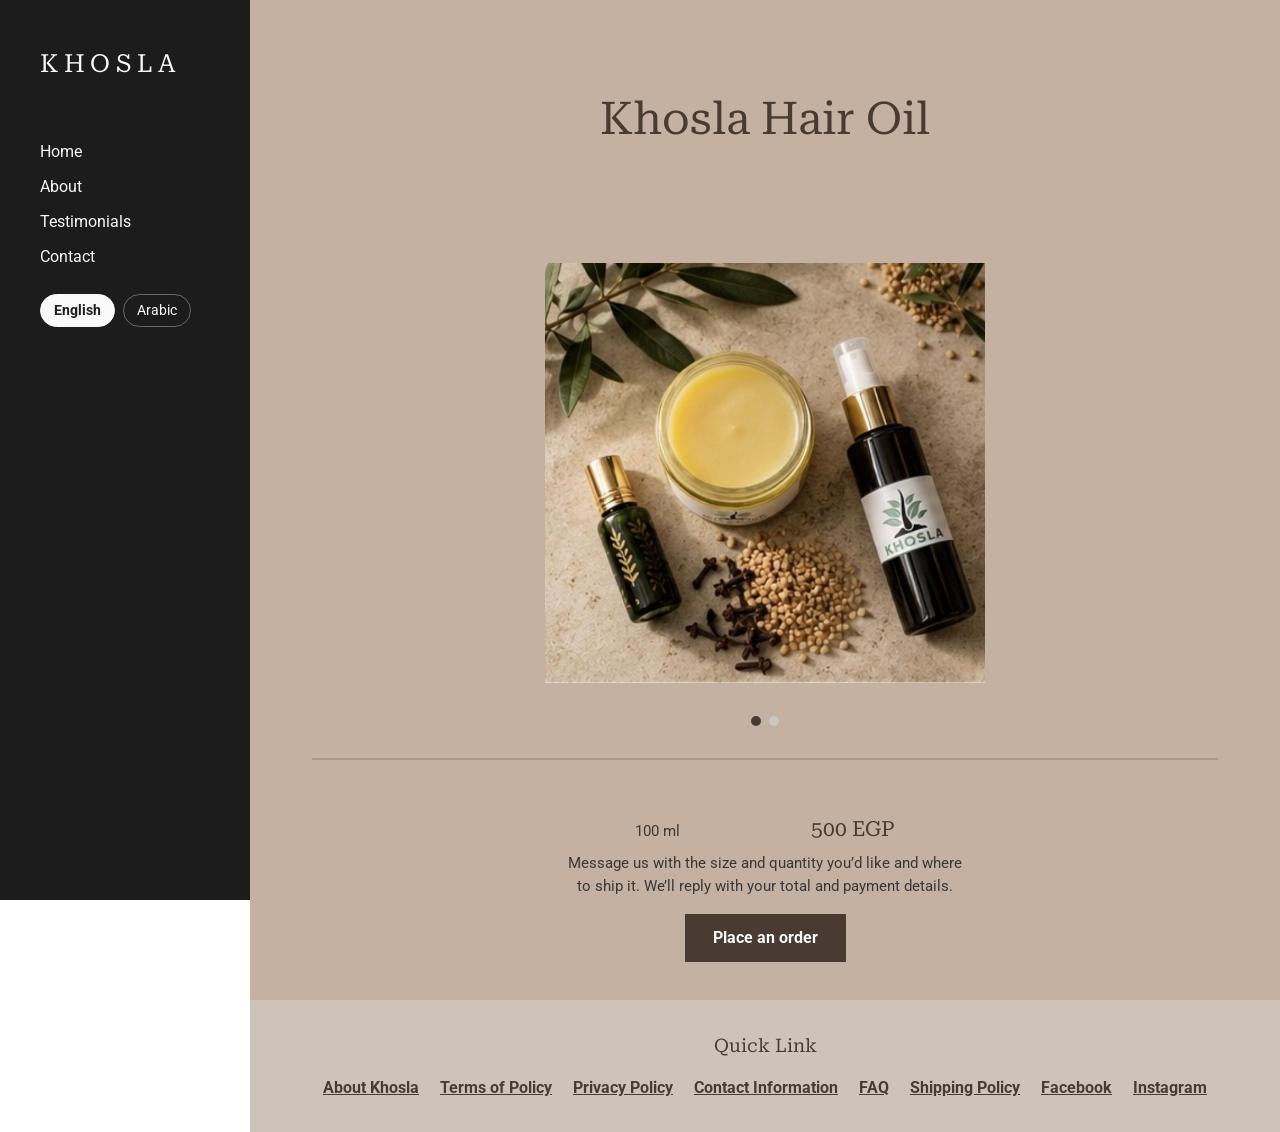
<file: khosla-hair-oil.html>
<!DOCTYPE html>
<html lang="en">
<head>
<meta charset="utf-8">
<meta name="viewport" content="width=device-width, initial-scale=1">
<title>Khosla - Khosla Hair Oil</title>
<link rel="preconnect" href="https://fonts.googleapis.com">
<link rel="preconnect" href="https://fonts.gstatic.com" crossorigin>
<link rel="stylesheet" href="https://fonts.googleapis.com/css?family=Roboto%3Ai%2Cbi%2C700%2C400&amp;display=swap">
<link rel="stylesheet" href="https://fonts.googleapis.com/css?family=Roboto%20Serif%3Ai%2Cbi%2C700%2C400&amp;display=swap">
<link rel="stylesheet" href="https://fonts.googleapis.com/css2?family=Cairo:wght@400;700&amp;display=swap">
<link rel="stylesheet" href="assets/css/site.css">
</head>
<body>
<a class="skip-link" href="#main">Skip to main content</a>

<header class="sidebar">
  <nav class="nav" aria-label="Main">
    <a class="nav__brand" href="index.html">Khosla</a>
    <ul class="nav__list">
        <li class="nav__item"><a class="nav__link" href="index.html">Home</a></li>
        <li class="nav__item"><a class="nav__link" href="about.html">About</a></li>
        <li class="nav__item"><a class="nav__link" href="testimonials.html">Testimonials</a></li>
        <li class="nav__item"><a class="nav__link" href="contact.html">Contact</a></li>
    </ul>
  </nav>
  <div class="lang" role="group" aria-label="Language">
    <button type="button" class="lang__btn is-active" data-lang="en" lang="en" aria-pressed="true">English</button>
    <button type="button" class="lang__btn" data-lang="ar" aria-pressed="false">Arabic</button>
  </div>
</header>

<div class="page">
  <main class="main" id="main">
    <section class="section section--banner" style="padding:56px 0;--banner-h:238.5px;background:var(--band)">
      <div class="section__body">
        <div class="grid">
      <div class="col col--empty" style="width:16.664%">

      </div>
      <div class="col" style="width:66.664%">
        <div class="block" style="padding:32px 8px 32px 8px">
          <h1 class="t ta-c"><span style="">Khosla Hair Oil</span></h1>
        </div>
      </div>
      <div class="col col--empty" style="width:16.664%">

      </div>
        </div>
      </div>
    </section>
    <section class="section" style="background:var(--band)">
      <div class="section__body">
        <div class="grid">
      <div class="col col--empty" style="width:25%">

      </div>
      <div class="col" style="width:50%">
        <div class="block">
          <div class="carousel" data-carousel>
            <div class="carousel__viewport" style="aspect-ratio:519.7 / 497.1">
              <div class="carousel__slide is-active" style="background-image:url(assets/img/hair-oil-1.jpg)" role="group" aria-label="Slide 1 of 2"></div>
              <div class="carousel__slide" style="background-image:url(assets/img/hair-oil-2.jpg)" role="group" aria-label="Slide 2 of 2"></div>
            </div>
            <div class="carousel__dots">
              <button class="carousel__dot is-active" type="button" aria-label="Show slide 1"></button>
              <button class="carousel__dot" type="button" aria-label="Show slide 2"></button>
            </div>
          </div>
        </div>
      </div>
      <div class="col col--empty" style="width:25%">

      </div>
        </div>
      </div>
    </section>
    <section class="section" style="padding:0;background:var(--band)">
      <div class="section__body">
        <div class="grid">
      <div class="col" style="width:100%">
        <div class="block" style="padding:0 0 7.5px">
          <hr class="rule">
        </div>
      </div>
        </div>
      </div>
    </section>
    <section class="section">
      <div class="section__body">
        <div class="grid">
      <div class="col col--empty" style="width:25%">

      </div>
      <div class="col" style="width:50%">
        <div class="block" style="padding:14px 8px">
          <ul class="prices">
            <li><span class="size">100 ml</span><span class="amount">500 EGP</span></li>
          </ul>
          <p class="order-note ta-c">Message us with the size and quantity you’d like and where to ship it. We’ll reply with your total and payment details.</p>
          <p class="ta-c" style="margin:0"><a class="button" href="contact.html">Place an order</a></p>
        </div>
      </div>
      <div class="col col--empty" style="width:25%">

      </div>
        </div>
      </div>
    </section>
  </main>

  <footer class="footer">
    <section class="section section--footer" style="background:var(--band-alt)">
      <div class="section__body">
        <div class="grid">
      <div class="col" style="width:100%">
        <div class="block" style="padding:8px 8px 8px 8px">
          <h3 class="t ta-c"><span style="">Quick Link</span></h3>
          <ul class="quick-links">
            <li><a href="about.html">About Khosla</a></li>
            <li><a href="terms-of-policy.html">Terms of Policy</a></li>
            <li><a href="privacy-policy.html">Privacy Policy</a></li>
            <li><a href="contact.html">Contact Information</a></li>
            <li><a href="faq.html">FAQ</a></li>
            <li><a href="shipping-policy.html">Shipping Policy</a></li>
            <li><a href="https://www.facebook.com/profile.php?id=61594273318935&amp;sk=directory_contact_info" target="_blank" rel="noopener">Facebook</a></li>
            <li><a href="https://www.instagram.com/shopkhosla/" target="_blank" rel="noopener">Instagram</a></li>
          </ul>
        </div>
      </div>
        </div>
      </div>
    </section>
  </footer>
</div>

<script src="assets/js/carousel.js"></script>

<script src="assets/js/i18n.js"></script>
</body>
</html>
</file>
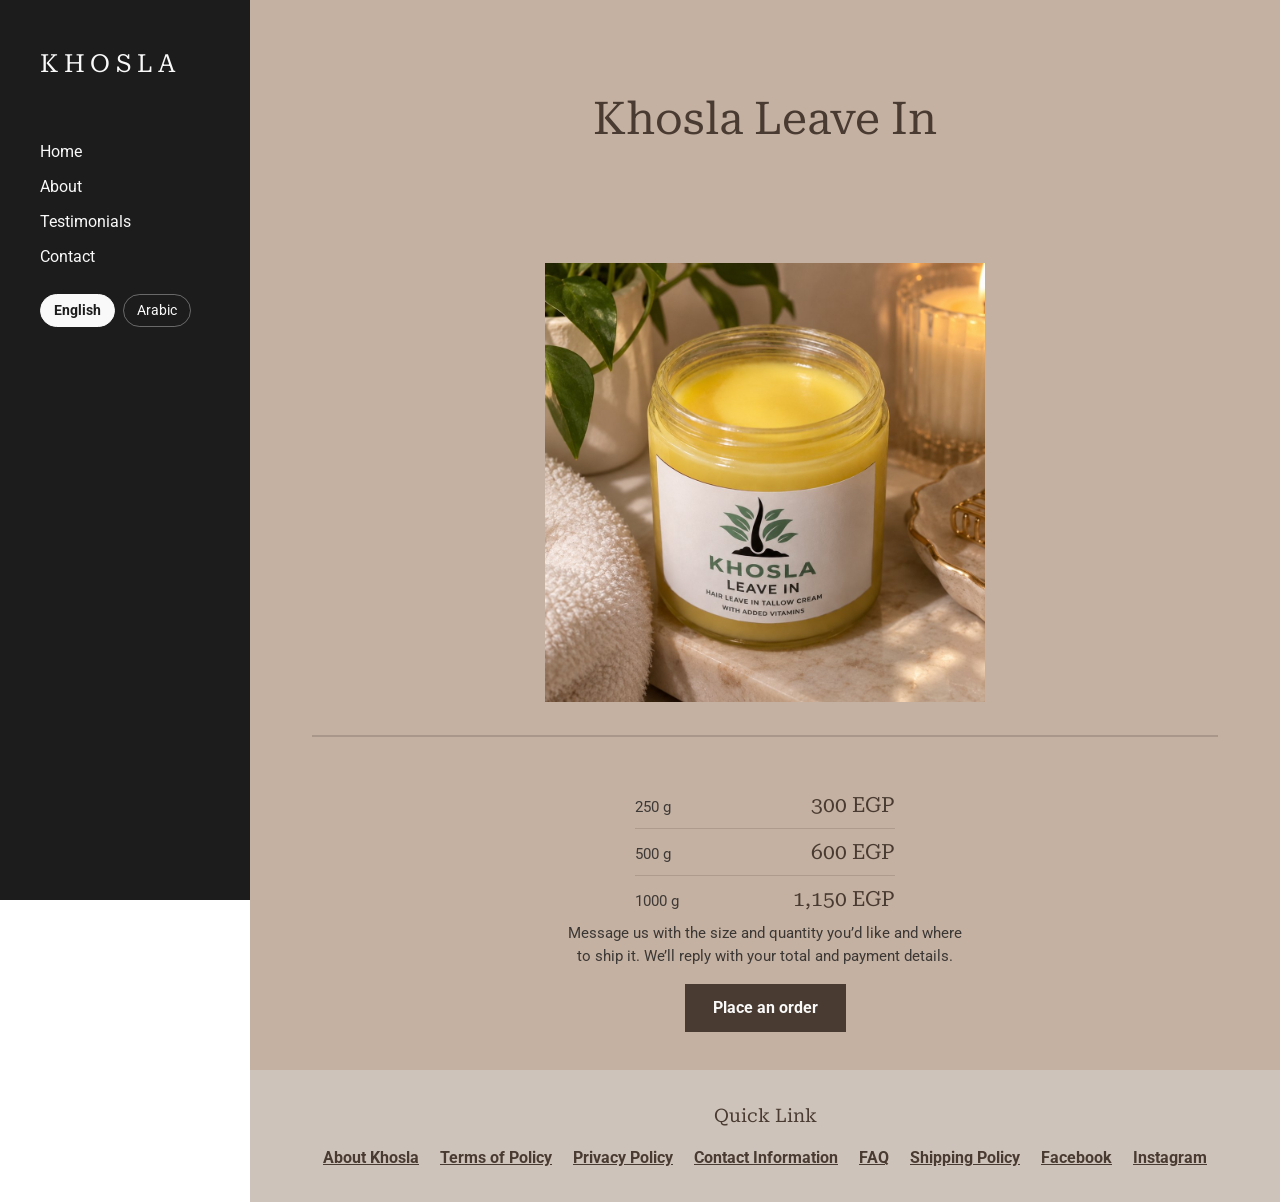
<file: khosla-leave-in.html>
<!DOCTYPE html>
<html lang="en">
<head>
<meta charset="utf-8">
<meta name="viewport" content="width=device-width, initial-scale=1">
<title>Khosla - Leave In</title>
<link rel="preconnect" href="https://fonts.googleapis.com">
<link rel="preconnect" href="https://fonts.gstatic.com" crossorigin>
<link rel="stylesheet" href="https://fonts.googleapis.com/css?family=Roboto%3Ai%2Cbi%2C700%2C400&amp;display=swap">
<link rel="stylesheet" href="https://fonts.googleapis.com/css?family=Roboto%20Serif%3Ai%2Cbi%2C700%2C400&amp;display=swap">
<link rel="stylesheet" href="https://fonts.googleapis.com/css2?family=Cairo:wght@400;700&amp;display=swap">
<link rel="stylesheet" href="assets/css/site.css">
</head>
<body>
<a class="skip-link" href="#main">Skip to main content</a>

<header class="sidebar">
  <nav class="nav" aria-label="Main">
    <a class="nav__brand" href="index.html">Khosla</a>
    <ul class="nav__list">
        <li class="nav__item"><a class="nav__link" href="index.html">Home</a></li>
        <li class="nav__item"><a class="nav__link" href="about.html">About</a></li>
        <li class="nav__item"><a class="nav__link" href="testimonials.html">Testimonials</a></li>
        <li class="nav__item"><a class="nav__link" href="contact.html">Contact</a></li>
    </ul>
  </nav>
  <div class="lang" role="group" aria-label="Language">
    <button type="button" class="lang__btn is-active" data-lang="en" lang="en" aria-pressed="true">English</button>
    <button type="button" class="lang__btn" data-lang="ar" aria-pressed="false">Arabic</button>
  </div>
</header>

<div class="page">
  <main class="main" id="main">
    <section class="section section--banner" style="padding:56px 0;--banner-h:238.5px;background:var(--band)">
      <div class="section__body">
        <div class="grid">
      <div class="col col--empty" style="width:16.664%">

      </div>
      <div class="col" style="width:66.664%">
        <div class="block" style="padding:32px 8px 32px 8px">
          <h1 class="t ta-c"><span style="">Khosla Leave In</span></h1>
        </div>
      </div>
      <div class="col col--empty" style="width:16.664%">

      </div>
        </div>
      </div>
    </section>
    <section class="section" style="background:var(--band)">
      <div class="section__body">
        <div class="grid">
      <div class="col col--empty" style="width:25%">

      </div>
      <div class="col" style="width:50%">
        <div class="block">
          <img class="media" src="assets/img/leave-in-1.jpg" alt="">
        </div>
      </div>
      <div class="col col--empty" style="width:25%">

      </div>
        </div>
      </div>
    </section>
    <section class="section" style="padding:0;background:var(--band)">
      <div class="section__body">
        <div class="grid">
      <div class="col" style="width:100%">
        <div class="block" style="padding:0 0 7.5px">
          <hr class="rule">
        </div>
      </div>
        </div>
      </div>
    </section>
    <section class="section">
      <div class="section__body">
        <div class="grid">
      <div class="col col--empty" style="width:25%">

      </div>
      <div class="col" style="width:50%">
        <div class="block" style="padding:14px 8px">
          <ul class="prices">
            <li><span class="size">250 g</span><span class="amount">300 EGP</span></li>
            <li><span class="size">500 g</span><span class="amount">600 EGP</span></li>
            <li><span class="size">1000 g</span><span class="amount">1,150 EGP</span></li>
          </ul>
          <p class="order-note ta-c">Message us with the size and quantity you’d like and where to ship it. We’ll reply with your total and payment details.</p>
          <p class="ta-c" style="margin:0"><a class="button" href="contact.html">Place an order</a></p>
        </div>
      </div>
      <div class="col col--empty" style="width:25%">

      </div>
        </div>
      </div>
    </section>
  </main>

  <footer class="footer">
    <section class="section section--footer" style="background:var(--band-alt)">
      <div class="section__body">
        <div class="grid">
      <div class="col" style="width:100%">
        <div class="block" style="padding:8px 8px 8px 8px">
          <h3 class="t ta-c"><span style="">Quick Link</span></h3>
          <ul class="quick-links">
            <li><a href="about.html">About Khosla</a></li>
            <li><a href="terms-of-policy.html">Terms of Policy</a></li>
            <li><a href="privacy-policy.html">Privacy Policy</a></li>
            <li><a href="contact.html">Contact Information</a></li>
            <li><a href="faq.html">FAQ</a></li>
            <li><a href="shipping-policy.html">Shipping Policy</a></li>
            <li><a href="https://www.facebook.com/profile.php?id=61594273318935&amp;sk=directory_contact_info" target="_blank" rel="noopener">Facebook</a></li>
            <li><a href="https://www.instagram.com/shopkhosla/" target="_blank" rel="noopener">Instagram</a></li>
          </ul>
        </div>
      </div>
        </div>
      </div>
    </section>
  </footer>
</div>

<script src="assets/js/i18n.js"></script>
</body>
</html>
</file>
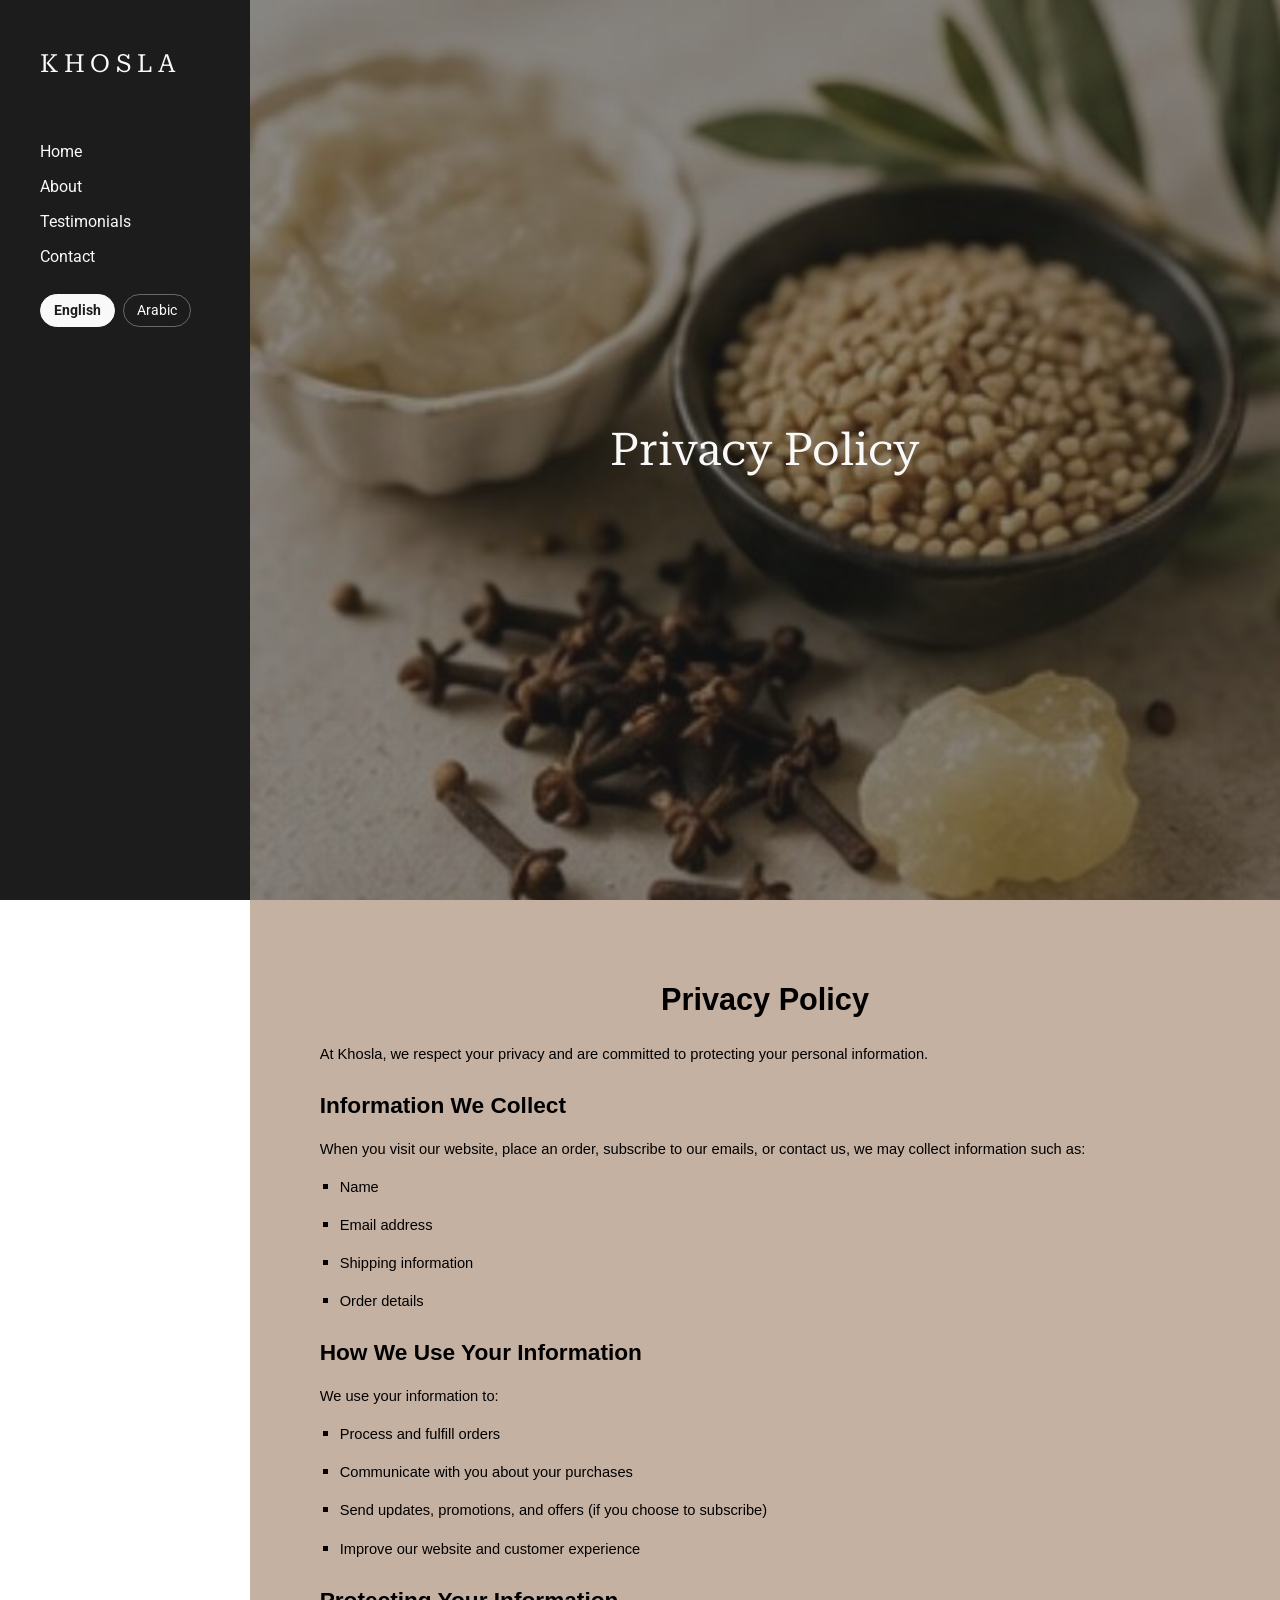
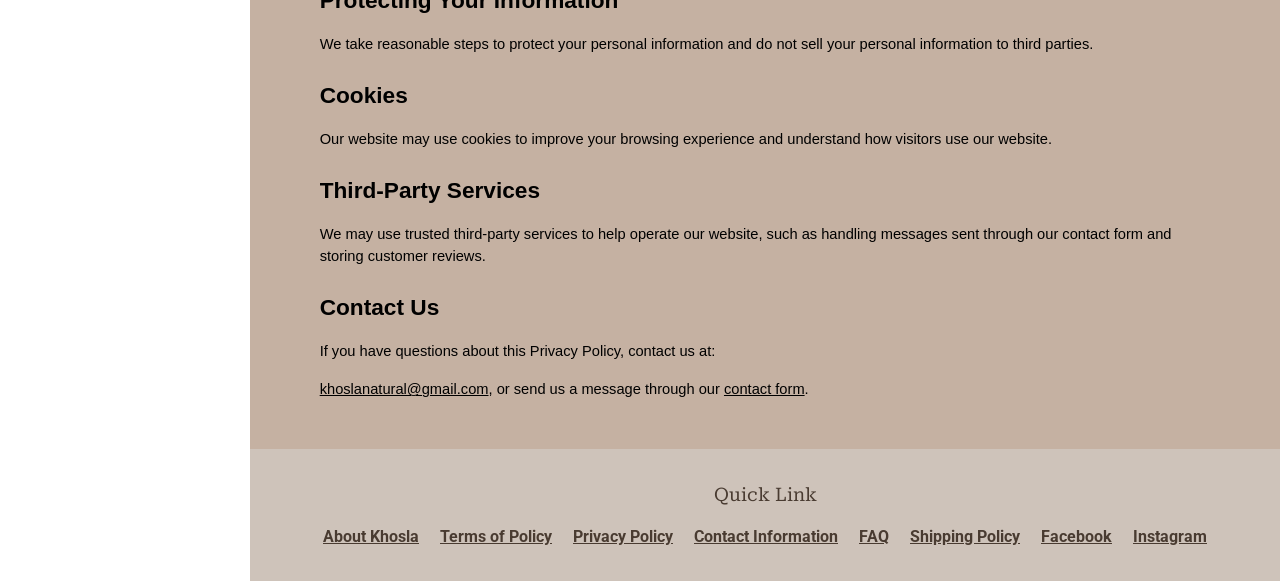
<file: privacy-policy.html>
<!DOCTYPE html>
<html lang="en">
<head>
<meta charset="utf-8">
<meta name="viewport" content="width=device-width, initial-scale=1">
<title>Khosla - Privacy Policy</title>
<link rel="preconnect" href="https://fonts.googleapis.com">
<link rel="preconnect" href="https://fonts.gstatic.com" crossorigin>
<link rel="stylesheet" href="https://fonts.googleapis.com/css?family=Roboto%3Ai%2Cbi%2C700%2C400&amp;display=swap">
<link rel="stylesheet" href="https://fonts.googleapis.com/css?family=Roboto%20Serif%3Ai%2Cbi%2C700%2C400&amp;display=swap">
<link rel="stylesheet" href="https://fonts.googleapis.com/css2?family=Cairo:wght@400;700&amp;display=swap">
<link rel="stylesheet" href="assets/css/site.css">
</head>
<body>
<a class="skip-link" href="#main">Skip to main content</a>

<header class="sidebar">
  <nav class="nav" aria-label="Main">
    <a class="nav__brand" href="index.html">Khosla</a>
    <ul class="nav__list">
        <li class="nav__item"><a class="nav__link" href="index.html">Home</a></li>
        <li class="nav__item"><a class="nav__link" href="about.html">About</a></li>
        <li class="nav__item"><a class="nav__link" href="testimonials.html">Testimonials</a></li>
        <li class="nav__item"><a class="nav__link" href="contact.html">Contact</a></li>
    </ul>
  </nav>
  <div class="lang" role="group" aria-label="Language">
    <button type="button" class="lang__btn is-active" data-lang="en" lang="en" aria-pressed="true">English</button>
    <button type="button" class="lang__btn" data-lang="ar" aria-pressed="false">Arabic</button>
  </div>
</header>

<div class="page">
  <main class="main" id="main">
    <section class="section section--banner" style="padding:56px 0;--banner-h:900px;background:var(--band-alt)">
      <div class="section__media" style="background-image:url(assets/img/privacy-banner.jpg)"><span class="section__scrim" style="opacity:0.5"></span></div>
      <div class="section__body">
        <div class="grid">
      <div class="col col--empty" style="width:16.664%">

      </div>
      <div class="col" style="width:66.664%">
        <div class="block" style="padding:8px 8px 8px 8px">
          <h1 class="t ta-c t--on-media"><span style="">Privacy Policy</span></h1>
        </div>
      </div>
      <div class="col col--empty" style="width:16.664%">

      </div>
        </div>
      </div>
    </section>
    <section class="section" style="background:var(--band)">
      <div class="section__body">
        <div class="grid">
      <div class="col" style="width:100%">
        <div class="block" style="padding:8px 8px 8px 8px">
          <h1 class="t ta-c" style="margin:32px 0px 8px 0px"><span style="color:#000000;font-family:Arial;font-weight:700;font-size:30.6667px">Privacy Policy</span></h1>
          <p class="t ta-l" style="line-height:22.08px;margin:16px 0px 16px 0px"><span style="color:#000000;font-family:Arial;font-size:11.0pt;font-weight:400;line-height:20.24px">At Khosla, we respect your privacy and are committed to protecting your personal information.</span></p>
          <h2 class="t ta-l" style="line-height:1.38;margin:24px 0px 5.333px 0px"><span style="color:#000000;font-family:Arial;font-weight:700;font-size:22.6667px">Information We Collect</span></h2>
          <p class="t ta-l" style="line-height:22.08px;margin:16px 0px 16px 0px"><span style="color:#000000;font-family:Arial;font-size:11.0pt;font-weight:400;line-height:20.24px">When you visit our website, place an order, subscribe to our emails, or contact us, we may collect information such as:</span></p>
          <ul class="t ta-l" style="margin:6px 0px 0px 0px"><li><p style="line-height:22.08px;margin:16px 0 16px"><span style="color:#000000;font-family:Arial;font-size:11.0pt;font-weight:400;line-height:20.24px">Name</span></p></li><li><p style="line-height:22.08px;margin:16px 0 16px"><span style="color:#000000;font-family:Arial;font-size:11.0pt;font-weight:400;line-height:20.24px">Email address</span></p></li><li><p style="line-height:22.08px;margin:16px 0 16px"><span style="color:#000000;font-family:Arial;font-size:11.0pt;font-weight:400;line-height:20.24px">Shipping information</span></p></li><li><p style="line-height:22.08px;margin:16px 0 16px"><span style="color:#000000;font-family:Arial;font-size:11.0pt;font-weight:400;line-height:20.24px">Order details</span></p></li></ul>
          <h2 class="t ta-l" style="line-height:1.38;margin:24px 0px 5.333px 0px"><span style="color:#000000;font-family:Arial;font-weight:700;font-size:22.6667px">How We Use Your Information</span></h2>
          <p class="t ta-l" style="line-height:22.08px;margin:16px 0px 16px 0px"><span style="color:#000000;font-family:Arial;font-size:11.0pt;font-weight:400;line-height:20.24px">We use your information to:</span></p>
          <ul class="t ta-l" style="margin:6px 0px 0px 0px"><li><p style="line-height:22.08px;margin:16px 0 16px"><span style="color:#000000;font-family:Arial;font-size:11.0pt;font-weight:400;line-height:20.24px">Process and fulfill orders</span></p></li><li><p style="line-height:22.08px;margin:16px 0 16px"><span style="color:#000000;font-family:Arial;font-size:11.0pt;font-weight:400;line-height:20.24px">Communicate with you about your purchases</span></p></li><li><p style="line-height:22.08px;margin:16px 0 16px"><span style="color:#000000;font-family:Arial;font-size:11.0pt;font-weight:400;line-height:20.24px">Send updates, promotions, and offers (if you choose to subscribe)</span></p></li><li><p style="line-height:22.08px;margin:16px 0 16px"><span style="color:#000000;font-family:Arial;font-size:11.0pt;font-weight:400;line-height:20.24px">Improve our website and customer experience</span></p></li></ul>
          <h2 class="t ta-l" style="line-height:1.38;margin:24px 0px 5.333px 0px"><span style="color:#000000;font-family:Arial;font-weight:700;font-size:22.6667px">Protecting Your Information</span></h2>
          <p class="t ta-l" style="line-height:22.08px;margin:16px 0px 16px 0px"><span style="color:#000000;font-family:Arial;font-size:11.0pt;font-weight:400;line-height:20.24px">We take reasonable steps to protect your personal information and do not sell your personal information to third parties.</span></p>
          <h2 class="t ta-l" style="line-height:1.38;margin:24px 0px 5.333px 0px"><span style="color:#000000;font-family:Arial;font-weight:700;font-size:22.6667px">Cookies</span></h2>
          <p class="t ta-l" style="line-height:22.08px;margin:16px 0px 16px 0px"><span style="color:#000000;font-family:Arial;font-size:11.0pt;font-weight:400;line-height:20.24px">Our website may use cookies to improve your browsing experience and understand how visitors use our website.</span></p>
          <h2 class="t ta-l" style="line-height:1.38;margin:24px 0px 5.333px 0px"><span style="color:#000000;font-family:Arial;font-weight:700;font-size:22.6667px">Third-Party Services</span></h2>
          <p class="t ta-l" style="line-height:22.08px;margin:16px 0px 16px 0px"><span style="color:#000000;font-family:Arial;font-size:11.0pt;font-weight:400;line-height:20.24px">We may use trusted third-party services to help operate our website, such as handling messages sent through our contact form and storing customer reviews.</span></p>
          <h2 class="t ta-l" style="line-height:1.38;margin:24px 0px 5.333px 0px"><span style="color:#000000;font-family:Arial;font-weight:700;font-size:22.6667px">Contact Us</span></h2>
          <p class="t ta-l" style="line-height:22.08px;margin:16px 0px 16px 0px"><span style="color:#000000;font-family:Arial;font-size:11.0pt;font-weight:400;line-height:20.24px">If you have questions about this Privacy Policy, contact us at:</span></p>
          <p class="t ta-l" style="line-height:22.08px;margin:16px 0px 16px 0px"><span style="color:#000000;font-family:Arial;font-size:11.0pt;font-weight:400;line-height:20.24px"><a href="mailto:khoslanatural@gmail.com">khoslanatural@gmail.com</a>, or send us a message through our <a href="contact.html">contact form</a>.</span></p>
        </div>
      </div>
        </div>
      </div>
    </section>
  </main>

  <footer class="footer">
    <section class="section section--footer" style="background:var(--band-alt)">
      <div class="section__body">
        <div class="grid">
      <div class="col" style="width:100%">
        <div class="block" style="padding:8px 8px 8px 8px">
          <h3 class="t ta-c"><span style="">Quick Link</span></h3>
          <ul class="quick-links">
            <li><a href="about.html">About Khosla</a></li>
            <li><a href="terms-of-policy.html">Terms of Policy</a></li>
            <li><a href="privacy-policy.html">Privacy Policy</a></li>
            <li><a href="contact.html">Contact Information</a></li>
            <li><a href="faq.html">FAQ</a></li>
            <li><a href="shipping-policy.html">Shipping Policy</a></li>
            <li><a href="https://www.facebook.com/profile.php?id=61594273318935&amp;sk=directory_contact_info" target="_blank" rel="noopener">Facebook</a></li>
            <li><a href="https://www.instagram.com/shopkhosla/" target="_blank" rel="noopener">Instagram</a></li>
          </ul>
        </div>
      </div>
        </div>
      </div>
    </section>
  </footer>
</div>

<script src="assets/js/i18n.js"></script>
</body>
</html>
</file>
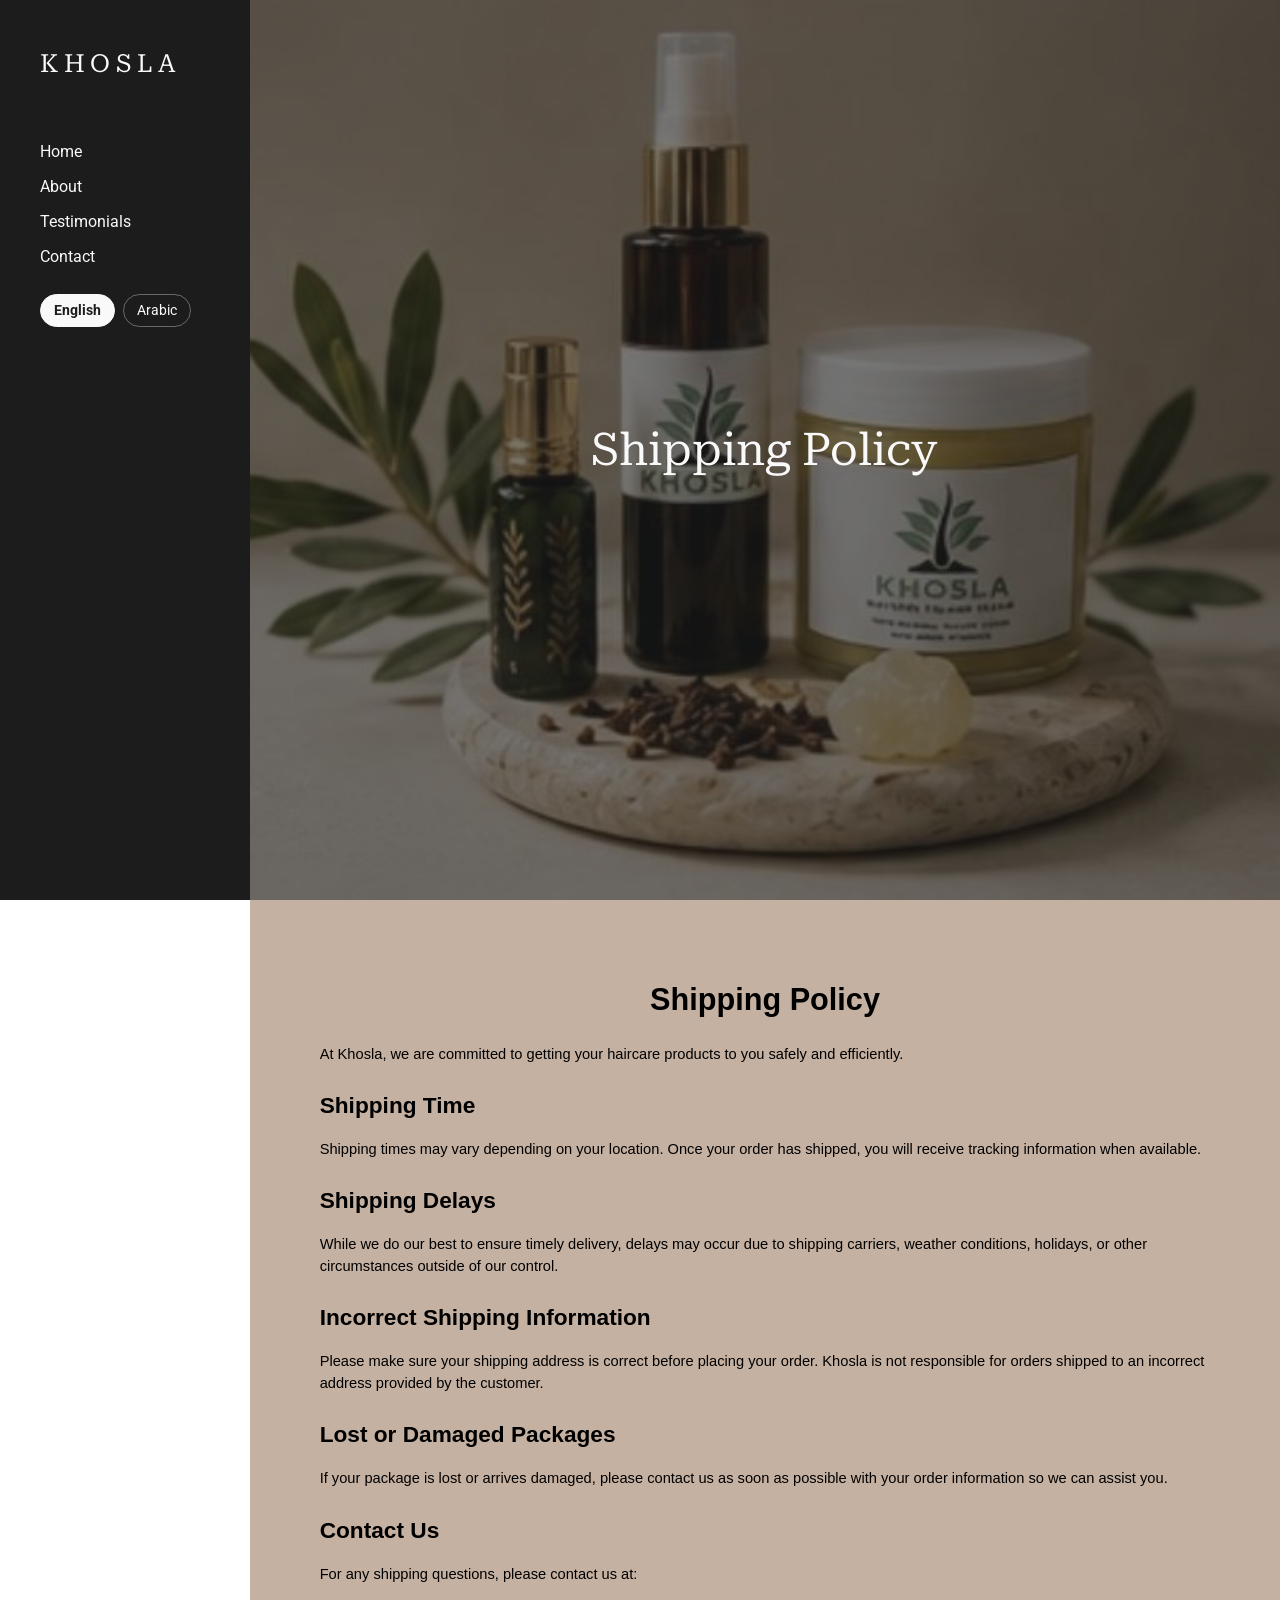
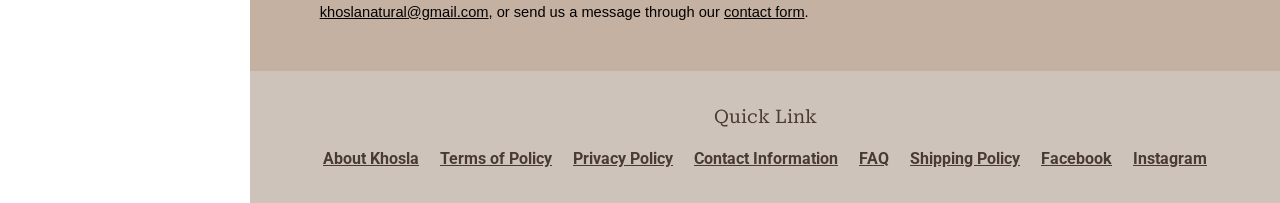
<file: shipping-policy.html>
<!DOCTYPE html>
<html lang="en">
<head>
<meta charset="utf-8">
<meta name="viewport" content="width=device-width, initial-scale=1">
<title>Khosla - Shipping Policy</title>
<link rel="preconnect" href="https://fonts.googleapis.com">
<link rel="preconnect" href="https://fonts.gstatic.com" crossorigin>
<link rel="stylesheet" href="https://fonts.googleapis.com/css?family=Roboto%3Ai%2Cbi%2C700%2C400&amp;display=swap">
<link rel="stylesheet" href="https://fonts.googleapis.com/css?family=Roboto%20Serif%3Ai%2Cbi%2C700%2C400&amp;display=swap">
<link rel="stylesheet" href="https://fonts.googleapis.com/css2?family=Cairo:wght@400;700&amp;display=swap">
<link rel="stylesheet" href="assets/css/site.css">
</head>
<body>
<a class="skip-link" href="#main">Skip to main content</a>

<header class="sidebar">
  <nav class="nav" aria-label="Main">
    <a class="nav__brand" href="index.html">Khosla</a>
    <ul class="nav__list">
        <li class="nav__item"><a class="nav__link" href="index.html">Home</a></li>
        <li class="nav__item"><a class="nav__link" href="about.html">About</a></li>
        <li class="nav__item"><a class="nav__link" href="testimonials.html">Testimonials</a></li>
        <li class="nav__item"><a class="nav__link" href="contact.html">Contact</a></li>
    </ul>
  </nav>
  <div class="lang" role="group" aria-label="Language">
    <button type="button" class="lang__btn is-active" data-lang="en" lang="en" aria-pressed="true">English</button>
    <button type="button" class="lang__btn" data-lang="ar" aria-pressed="false">Arabic</button>
  </div>
</header>

<div class="page">
  <main class="main" id="main">
    <section class="section section--banner" style="padding:56px 0;--banner-h:900px;background:var(--band-alt)">
      <div class="section__media" style="background-image:url(assets/img/shipping-banner.jpg)"><span class="section__scrim" style="opacity:0.6"></span></div>
      <div class="section__body">
        <div class="grid">
      <div class="col col--empty" style="width:16.664%">

      </div>
      <div class="col" style="width:66.664%">
        <div class="block" style="padding:8px 8px 8px 8px">
          <h1 class="t ta-c t--on-media"><span style="">Shipping Policy</span></h1>
        </div>
      </div>
      <div class="col col--empty" style="width:16.664%">

      </div>
        </div>
      </div>
    </section>
    <section class="section" style="background:var(--band)">
      <div class="section__body">
        <div class="grid">
      <div class="col" style="width:100%">
        <div class="block" style="padding:8px 8px 8px 8px">
          <h1 class="t ta-c" style="margin:32px 0px 8px 0px"><span style="color:#000000;font-family:Arial;font-weight:700;font-size:30.6667px">Shipping Policy</span></h1>
          <p class="t ta-l" style="line-height:22.08px;margin:16px 0px 16px 0px"><span style="color:#000000;font-family:Arial;font-size:11.0pt;font-weight:400;line-height:20.24px">At Khosla, we are committed to getting your haircare products to you safely and efficiently.</span></p>
          <h2 class="t ta-l" style="line-height:1.38;margin:24px 0px 5.333px 0px"><span style="color:#000000;font-family:Arial;font-weight:700;font-size:22.6667px">Shipping Time</span></h2>
          <p class="t ta-l" style="line-height:22.08px;margin:16px 0px 16px 0px"><span style="color:#000000;font-family:Arial;font-size:11.0pt;font-weight:400;line-height:20.24px">Shipping times may vary depending on your location. Once your order has shipped, you will receive tracking information when available.</span></p>
          <h2 class="t ta-l" style="line-height:1.38;margin:24px 0px 5.333px 0px"><span style="color:#000000;font-family:Arial;font-weight:700;font-size:22.6667px">Shipping Delays</span></h2>
          <p class="t ta-l" style="line-height:22.08px;margin:16px 0px 16px 0px"><span style="color:#000000;font-family:Arial;font-size:11.0pt;font-weight:400;line-height:20.24px">While we do our best to ensure timely delivery, delays may occur due to shipping carriers, weather conditions, holidays, or other circumstances outside of our control.</span></p>
          <h2 class="t ta-l" style="line-height:1.38;margin:24px 0px 5.333px 0px"><span style="color:#000000;font-family:Arial;font-weight:700;font-size:22.6667px">Incorrect Shipping Information</span></h2>
          <p class="t ta-l" style="line-height:22.08px;margin:16px 0px 16px 0px"><span style="color:#000000;font-family:Arial;font-size:11.0pt;font-weight:400;line-height:20.24px">Please make sure your shipping address is correct before placing your order. Khosla is not responsible for orders shipped to an incorrect address provided by the customer.</span></p>
          <h2 class="t ta-l" style="line-height:1.38;margin:24px 0px 5.333px 0px"><span style="color:#000000;font-family:Arial;font-weight:700;font-size:22.6667px">Lost or Damaged Packages</span></h2>
          <p class="t ta-l" style="line-height:22.08px;margin:16px 0px 16px 0px"><span style="color:#000000;font-family:Arial;font-size:11.0pt;font-weight:400;line-height:20.24px">If your package is lost or arrives damaged, please contact us as soon as possible with your order information so we can assist you.</span></p>
          <h2 class="t ta-l" style="line-height:1.38;margin:24px 0px 5.333px 0px"><span style="color:#000000;font-family:Arial;font-weight:700;font-size:22.6667px">Contact Us</span></h2>
          <p class="t ta-l" style="line-height:22.08px;margin:16px 0px 16px 0px"><span style="color:#000000;font-family:Arial;font-size:11.0pt;font-weight:400;line-height:20.24px">For any shipping questions, please contact us at:</span></p>
          <p class="t ta-l" style="line-height:22.08px;margin:16px 0px 16px 0px"><span style="color:#000000;font-family:Arial;font-size:11.0pt;font-weight:400;line-height:20.24px"><a href="mailto:khoslanatural@gmail.com">khoslanatural@gmail.com</a>, or send us a message through our <a href="contact.html">contact form</a>.</span></p>
        </div>
      </div>
        </div>
      </div>
    </section>
  </main>

  <footer class="footer">
    <section class="section section--footer" style="background:var(--band-alt)">
      <div class="section__body">
        <div class="grid">
      <div class="col" style="width:100%">
        <div class="block" style="padding:8px 8px 8px 8px">
          <h3 class="t ta-c"><span style="">Quick Link</span></h3>
          <ul class="quick-links">
            <li><a href="about.html">About Khosla</a></li>
            <li><a href="terms-of-policy.html">Terms of Policy</a></li>
            <li><a href="privacy-policy.html">Privacy Policy</a></li>
            <li><a href="contact.html">Contact Information</a></li>
            <li><a href="faq.html">FAQ</a></li>
            <li><a href="shipping-policy.html">Shipping Policy</a></li>
            <li><a href="https://www.facebook.com/profile.php?id=61594273318935&amp;sk=directory_contact_info" target="_blank" rel="noopener">Facebook</a></li>
            <li><a href="https://www.instagram.com/shopkhosla/" target="_blank" rel="noopener">Instagram</a></li>
          </ul>
        </div>
      </div>
        </div>
      </div>
    </section>
  </footer>
</div>

<script src="assets/js/i18n.js"></script>
</body>
</html>
</file>
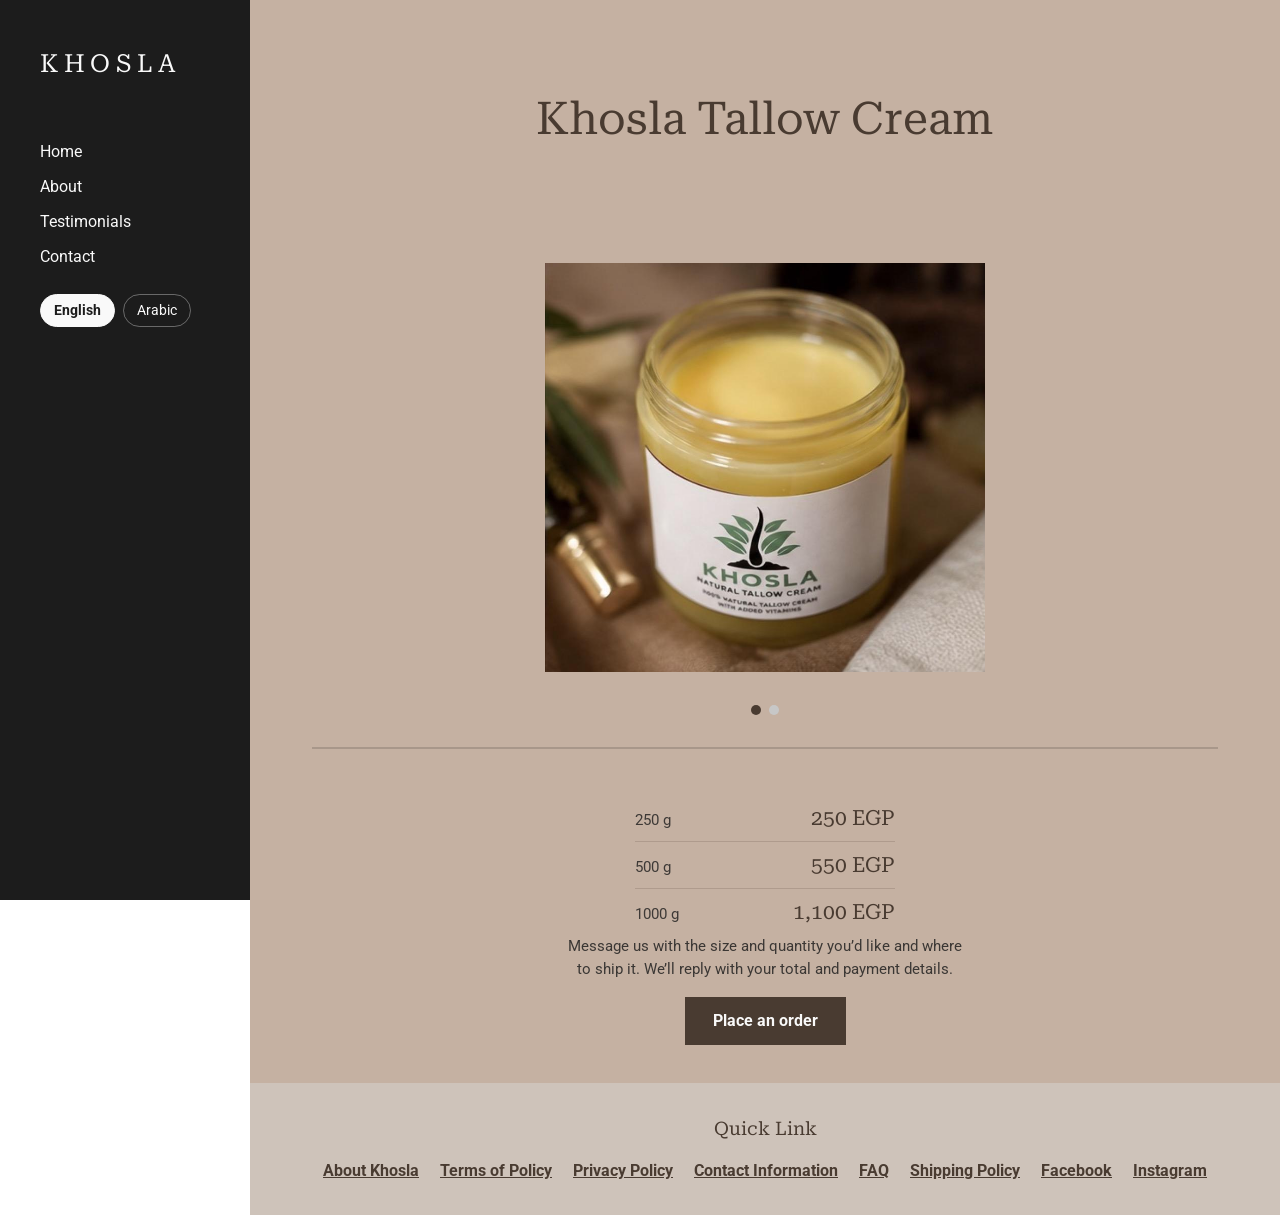
<file: tallow-cream.html>
<!DOCTYPE html>
<html lang="en">
<head>
<meta charset="utf-8">
<meta name="viewport" content="width=device-width, initial-scale=1">
<title>Khosla - Tallow Cream</title>
<link rel="preconnect" href="https://fonts.googleapis.com">
<link rel="preconnect" href="https://fonts.gstatic.com" crossorigin>
<link rel="stylesheet" href="https://fonts.googleapis.com/css?family=Roboto%3Ai%2Cbi%2C700%2C400&amp;display=swap">
<link rel="stylesheet" href="https://fonts.googleapis.com/css?family=Roboto%20Serif%3Ai%2Cbi%2C700%2C400&amp;display=swap">
<link rel="stylesheet" href="https://fonts.googleapis.com/css2?family=Cairo:wght@400;700&amp;display=swap">
<link rel="stylesheet" href="assets/css/site.css">
</head>
<body>
<a class="skip-link" href="#main">Skip to main content</a>

<header class="sidebar">
  <nav class="nav" aria-label="Main">
    <a class="nav__brand" href="index.html">Khosla</a>
    <ul class="nav__list">
        <li class="nav__item"><a class="nav__link" href="index.html">Home</a></li>
        <li class="nav__item"><a class="nav__link" href="about.html">About</a></li>
        <li class="nav__item"><a class="nav__link" href="testimonials.html">Testimonials</a></li>
        <li class="nav__item"><a class="nav__link" href="contact.html">Contact</a></li>
    </ul>
  </nav>
  <div class="lang" role="group" aria-label="Language">
    <button type="button" class="lang__btn is-active" data-lang="en" lang="en" aria-pressed="true">English</button>
    <button type="button" class="lang__btn" data-lang="ar" aria-pressed="false">Arabic</button>
  </div>
</header>

<div class="page">
  <main class="main" id="main">
    <section class="section section--banner" style="padding:56px 0;--banner-h:238.5px;background:var(--band)">
      <div class="section__body">
        <div class="grid">
      <div class="col col--empty" style="width:16.664%">

      </div>
      <div class="col" style="width:66.664%">
        <div class="block" style="padding:32px 8px 32px 8px">
          <h1 class="t ta-c"><span style="">Khosla Tallow Cream</span></h1>
        </div>
      </div>
      <div class="col col--empty" style="width:16.664%">

      </div>
        </div>
      </div>
    </section>
    <section class="section" style="background:var(--band)">
      <div class="section__body">
        <div class="grid">
      <div class="col col--empty" style="width:25%">

      </div>
      <div class="col" style="width:50%">
        <div class="block">
          <div class="carousel" data-carousel>
            <div class="carousel__viewport" style="aspect-ratio:519.7 / 483.8">
              <div class="carousel__slide is-active" style="background-image:url(assets/img/tallow-cream-1.jpg)" role="group" aria-label="Slide 1 of 2"></div>
              <div class="carousel__slide" style="background-image:url(assets/img/tallow-cream-2.jpg)" role="group" aria-label="Slide 2 of 2"></div>
            </div>
            <div class="carousel__dots">
              <button class="carousel__dot is-active" type="button" aria-label="Show slide 1"></button>
              <button class="carousel__dot" type="button" aria-label="Show slide 2"></button>
            </div>
          </div>
        </div>
      </div>
      <div class="col col--empty" style="width:25%">

      </div>
        </div>
      </div>
    </section>
    <section class="section" style="padding:0;background:var(--band)">
      <div class="section__body">
        <div class="grid">
      <div class="col" style="width:100%">
        <div class="block" style="padding:0 0 7.5px">
          <hr class="rule">
        </div>
      </div>
        </div>
      </div>
    </section>
    <section class="section">
      <div class="section__body">
        <div class="grid">
      <div class="col col--empty" style="width:25%">

      </div>
      <div class="col" style="width:50%">
        <div class="block" style="padding:14px 8px">
          <ul class="prices">
            <li><span class="size">250 g</span><span class="amount">250 EGP</span></li>
            <li><span class="size">500 g</span><span class="amount">550 EGP</span></li>
            <li><span class="size">1000 g</span><span class="amount">1,100 EGP</span></li>
          </ul>
          <p class="order-note ta-c">Message us with the size and quantity you’d like and where to ship it. We’ll reply with your total and payment details.</p>
          <p class="ta-c" style="margin:0"><a class="button" href="contact.html">Place an order</a></p>
        </div>
      </div>
      <div class="col col--empty" style="width:25%">

      </div>
        </div>
      </div>
    </section>
  </main>

  <footer class="footer">
    <section class="section section--footer" style="background:var(--band-alt)">
      <div class="section__body">
        <div class="grid">
      <div class="col" style="width:100%">
        <div class="block" style="padding:8px 8px 8px 8px">
          <h3 class="t ta-c"><span style="">Quick Link</span></h3>
          <ul class="quick-links">
            <li><a href="about.html">About Khosla</a></li>
            <li><a href="terms-of-policy.html">Terms of Policy</a></li>
            <li><a href="privacy-policy.html">Privacy Policy</a></li>
            <li><a href="contact.html">Contact Information</a></li>
            <li><a href="faq.html">FAQ</a></li>
            <li><a href="shipping-policy.html">Shipping Policy</a></li>
            <li><a href="https://www.facebook.com/profile.php?id=61594273318935&amp;sk=directory_contact_info" target="_blank" rel="noopener">Facebook</a></li>
            <li><a href="https://www.instagram.com/shopkhosla/" target="_blank" rel="noopener">Instagram</a></li>
          </ul>
        </div>
      </div>
        </div>
      </div>
    </section>
  </footer>
</div>

<script src="assets/js/carousel.js"></script>

<script src="assets/js/i18n.js"></script>
</body>
</html>
</file>
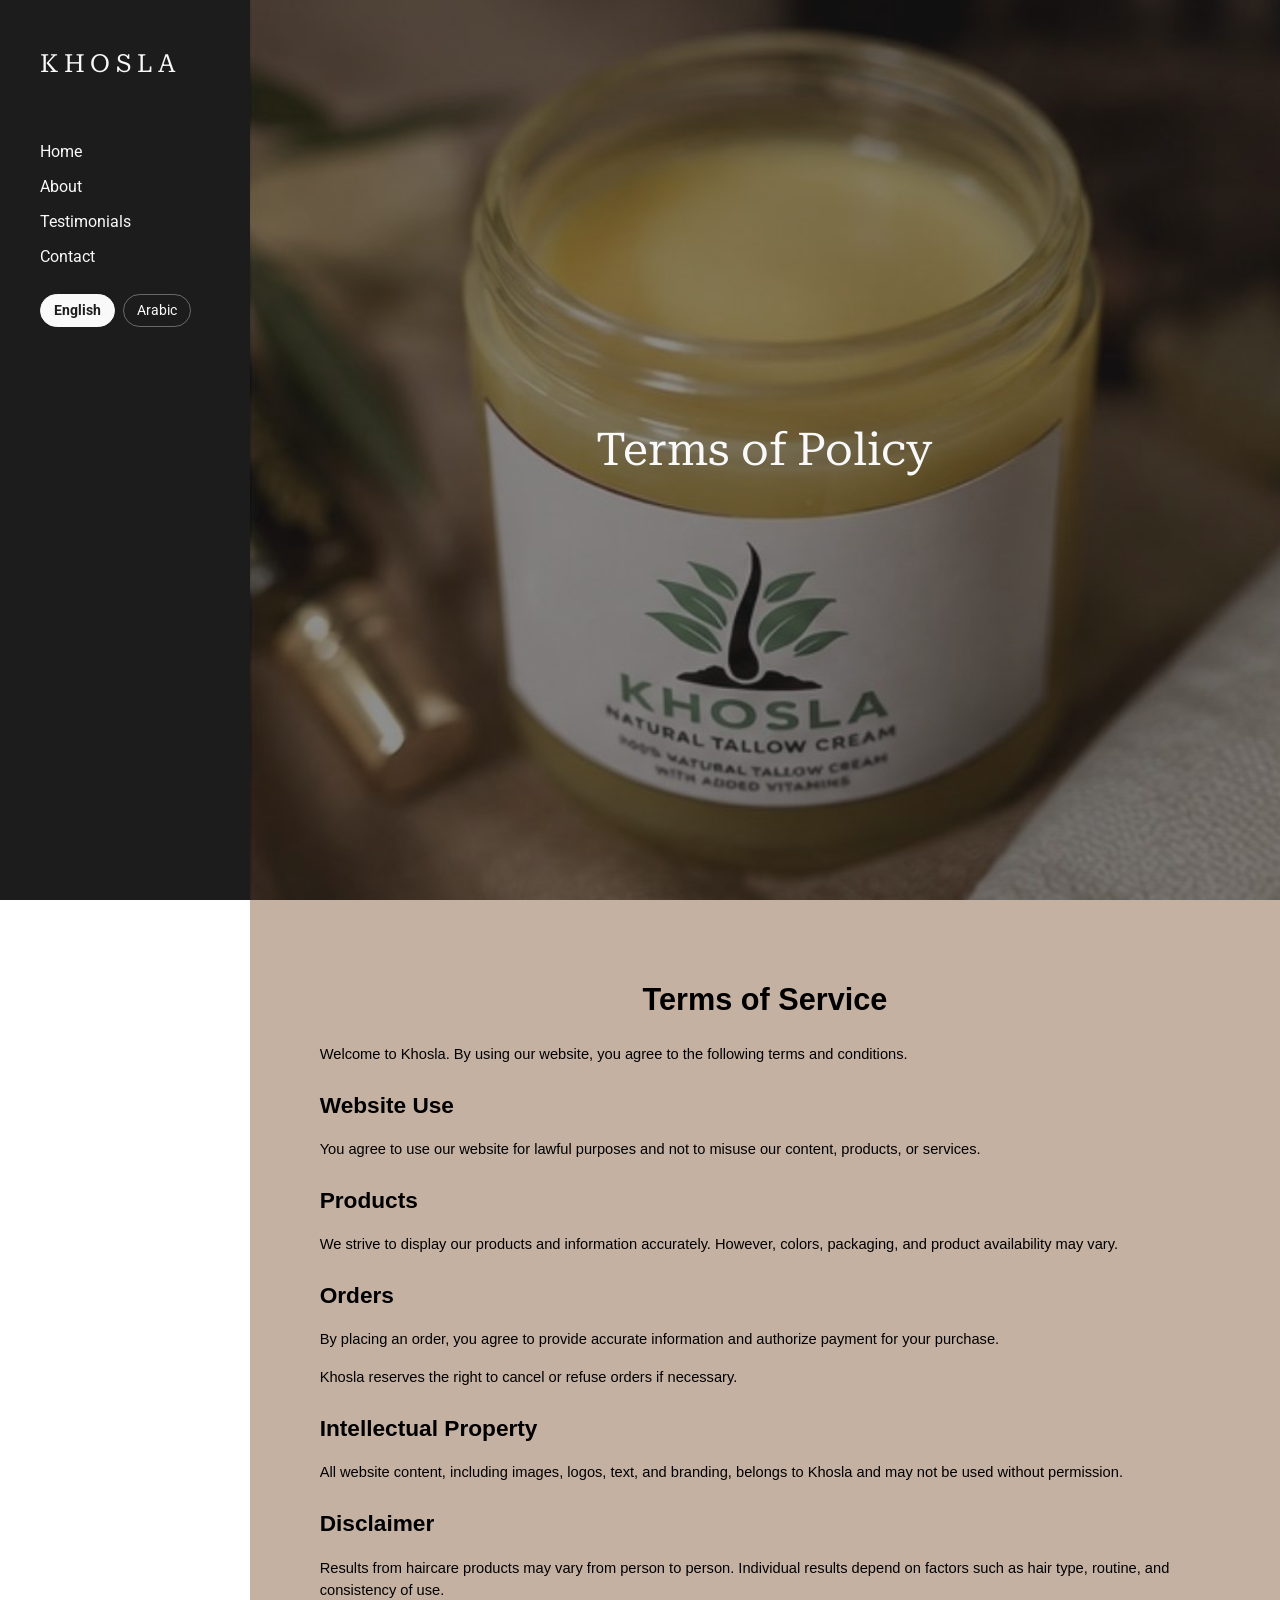
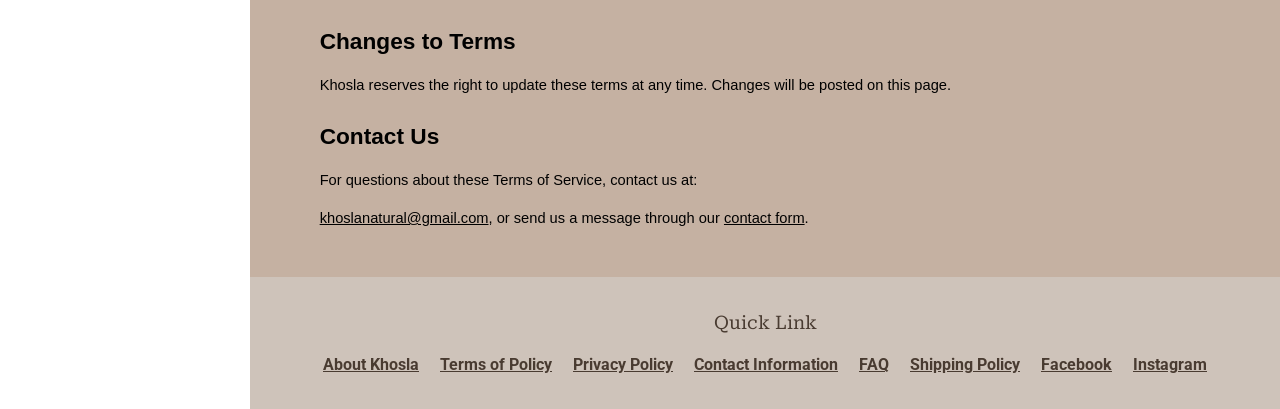
<file: terms-of-policy.html>
<!DOCTYPE html>
<html lang="en">
<head>
<meta charset="utf-8">
<meta name="viewport" content="width=device-width, initial-scale=1">
<title>Khosla - Terms of Policy</title>
<link rel="preconnect" href="https://fonts.googleapis.com">
<link rel="preconnect" href="https://fonts.gstatic.com" crossorigin>
<link rel="stylesheet" href="https://fonts.googleapis.com/css?family=Roboto%3Ai%2Cbi%2C700%2C400&amp;display=swap">
<link rel="stylesheet" href="https://fonts.googleapis.com/css?family=Roboto%20Serif%3Ai%2Cbi%2C700%2C400&amp;display=swap">
<link rel="stylesheet" href="https://fonts.googleapis.com/css2?family=Cairo:wght@400;700&amp;display=swap">
<link rel="stylesheet" href="assets/css/site.css">
</head>
<body>
<a class="skip-link" href="#main">Skip to main content</a>

<header class="sidebar">
  <nav class="nav" aria-label="Main">
    <a class="nav__brand" href="index.html">Khosla</a>
    <ul class="nav__list">
        <li class="nav__item"><a class="nav__link" href="index.html">Home</a></li>
        <li class="nav__item"><a class="nav__link" href="about.html">About</a></li>
        <li class="nav__item"><a class="nav__link" href="testimonials.html">Testimonials</a></li>
        <li class="nav__item"><a class="nav__link" href="contact.html">Contact</a></li>
    </ul>
  </nav>
  <div class="lang" role="group" aria-label="Language">
    <button type="button" class="lang__btn is-active" data-lang="en" lang="en" aria-pressed="true">English</button>
    <button type="button" class="lang__btn" data-lang="ar" aria-pressed="false">Arabic</button>
  </div>
</header>

<div class="page">
  <main class="main" id="main">
    <section class="section section--banner" style="padding:56px 0;--banner-h:900px;background:var(--band-alt)">
      <div class="section__media" style="background-image:url(assets/img/terms-banner.jpg)"><span class="section__scrim" style="opacity:0.5"></span></div>
      <div class="section__body">
        <div class="grid">
      <div class="col col--empty" style="width:16.664%">

      </div>
      <div class="col" style="width:66.664%">
        <div class="block" style="padding:8px 8px 8px 8px">
          <h1 class="t ta-c t--on-media"><span style="">Terms of Policy</span></h1>
        </div>
      </div>
      <div class="col col--empty" style="width:16.664%">

      </div>
        </div>
      </div>
    </section>
    <section class="section" style="background:var(--band)">
      <div class="section__body">
        <div class="grid">
      <div class="col" style="width:100%">
        <div class="block" style="padding:8px 8px 8px 8px">
          <h1 class="t ta-c" style="margin:32px 0px 8px 0px"><span style="color:#000000;font-family:Arial;font-weight:700;font-size:30.6667px">Terms of Service</span></h1>
          <p class="t ta-l" style="line-height:22.08px;margin:16px 0px 16px 0px"><span style="color:#000000;font-family:Arial;font-size:11.0pt;font-weight:400;line-height:20.24px">Welcome to Khosla. By using our website, you agree to the following terms and conditions.</span></p>
          <h2 class="t ta-l" style="line-height:1.38;margin:24px 0px 5.333px 0px"><span style="color:#000000;font-family:Arial;font-weight:700;font-size:22.6667px">Website Use</span></h2>
          <p class="t ta-l" style="line-height:22.08px;margin:16px 0px 16px 0px"><span style="color:#000000;font-family:Arial;font-size:11.0pt;font-weight:400;line-height:20.24px">You agree to use our website for lawful purposes and not to misuse our content, products, or services.</span></p>
          <h2 class="t ta-l" style="line-height:1.38;margin:24px 0px 5.333px 0px"><span style="color:#000000;font-family:Arial;font-weight:700;font-size:22.6667px">Products</span></h2>
          <p class="t ta-l" style="line-height:22.08px;margin:16px 0px 16px 0px"><span style="color:#000000;font-family:Arial;font-size:11.0pt;font-weight:400;line-height:20.24px">We strive to display our products and information accurately. However, colors, packaging, and product availability may vary.</span></p>
          <h2 class="t ta-l" style="line-height:1.38;margin:24px 0px 5.333px 0px"><span style="color:#000000;font-family:Arial;font-weight:700;font-size:22.6667px">Orders</span></h2>
          <p class="t ta-l" style="line-height:22.08px;margin:16px 0px 16px 0px"><span style="color:#000000;font-family:Arial;font-size:11.0pt;font-weight:400;line-height:20.24px">By placing an order, you agree to provide accurate information and authorize payment for your purchase.</span></p>
          <p class="t ta-l" style="line-height:22.08px;margin:16px 0px 16px 0px"><span style="color:#000000;font-family:Arial;font-size:11.0pt;font-weight:400;line-height:20.24px">Khosla reserves the right to cancel or refuse orders if necessary.</span></p>
          <h2 class="t ta-l" style="line-height:1.38;margin:24px 0px 5.333px 0px"><span style="color:#000000;font-family:Arial;font-weight:700;font-size:22.6667px">Intellectual Property</span></h2>
          <p class="t ta-l" style="line-height:22.08px;margin:16px 0px 16px 0px"><span style="color:#000000;font-family:Arial;font-size:11.0pt;font-weight:400;line-height:20.24px">All website content, including images, logos, text, and branding, belongs to Khosla and may not be used without permission.</span></p>
          <h2 class="t ta-l" style="line-height:1.38;margin:24px 0px 5.333px 0px"><span style="color:#000000;font-family:Arial;font-weight:700;font-size:22.6667px">Disclaimer</span></h2>
          <p class="t ta-l" style="line-height:22.08px;margin:16px 0px 16px 0px"><span style="color:#000000;font-family:Arial;font-size:11.0pt;font-weight:400;line-height:20.24px">Results from haircare products may vary from person to person. Individual results depend on factors such as hair type, routine, and consistency of use.</span></p>
          <h2 class="t ta-l" style="line-height:1.38;margin:24px 0px 5.333px 0px"><span style="color:#000000;font-family:Arial;font-weight:700;font-size:22.6667px">Changes to Terms</span></h2>
          <p class="t ta-l" style="line-height:22.08px;margin:16px 0px 16px 0px"><span style="color:#000000;font-family:Arial;font-size:11.0pt;font-weight:400;line-height:20.24px">Khosla reserves the right to update these terms at any time. Changes will be posted on this page.</span></p>
          <h2 class="t ta-l" style="line-height:1.38;margin:24px 0px 5.333px 0px"><span style="color:#000000;font-family:Arial;font-weight:700;font-size:22.6667px">Contact Us</span></h2>
          <p class="t ta-l" style="line-height:22.08px;margin:16px 0px 16px 0px"><span style="color:#000000;font-family:Arial;font-size:11.0pt;font-weight:400;line-height:20.24px">For questions about these Terms of Service, contact us at:</span></p>
          <p class="t ta-l" style="line-height:22.08px;margin:16px 0px 16px 0px"><span style="color:#000000;font-family:Arial;font-size:11.0pt;font-weight:400;line-height:20.24px"><a href="mailto:khoslanatural@gmail.com">khoslanatural@gmail.com</a>, or send us a message through our <a href="contact.html">contact form</a>.</span></p>
        </div>
      </div>
        </div>
      </div>
    </section>
  </main>

  <footer class="footer">
    <section class="section section--footer" style="background:var(--band-alt)">
      <div class="section__body">
        <div class="grid">
      <div class="col" style="width:100%">
        <div class="block" style="padding:8px 8px 8px 8px">
          <h3 class="t ta-c"><span style="">Quick Link</span></h3>
          <ul class="quick-links">
            <li><a href="about.html">About Khosla</a></li>
            <li><a href="terms-of-policy.html">Terms of Policy</a></li>
            <li><a href="privacy-policy.html">Privacy Policy</a></li>
            <li><a href="contact.html">Contact Information</a></li>
            <li><a href="faq.html">FAQ</a></li>
            <li><a href="shipping-policy.html">Shipping Policy</a></li>
            <li><a href="https://www.facebook.com/profile.php?id=61594273318935&amp;sk=directory_contact_info" target="_blank" rel="noopener">Facebook</a></li>
            <li><a href="https://www.instagram.com/shopkhosla/" target="_blank" rel="noopener">Instagram</a></li>
          </ul>
        </div>
      </div>
        </div>
      </div>
    </section>
  </footer>
</div>

<script src="assets/js/i18n.js"></script>
</body>
</html>
</file>
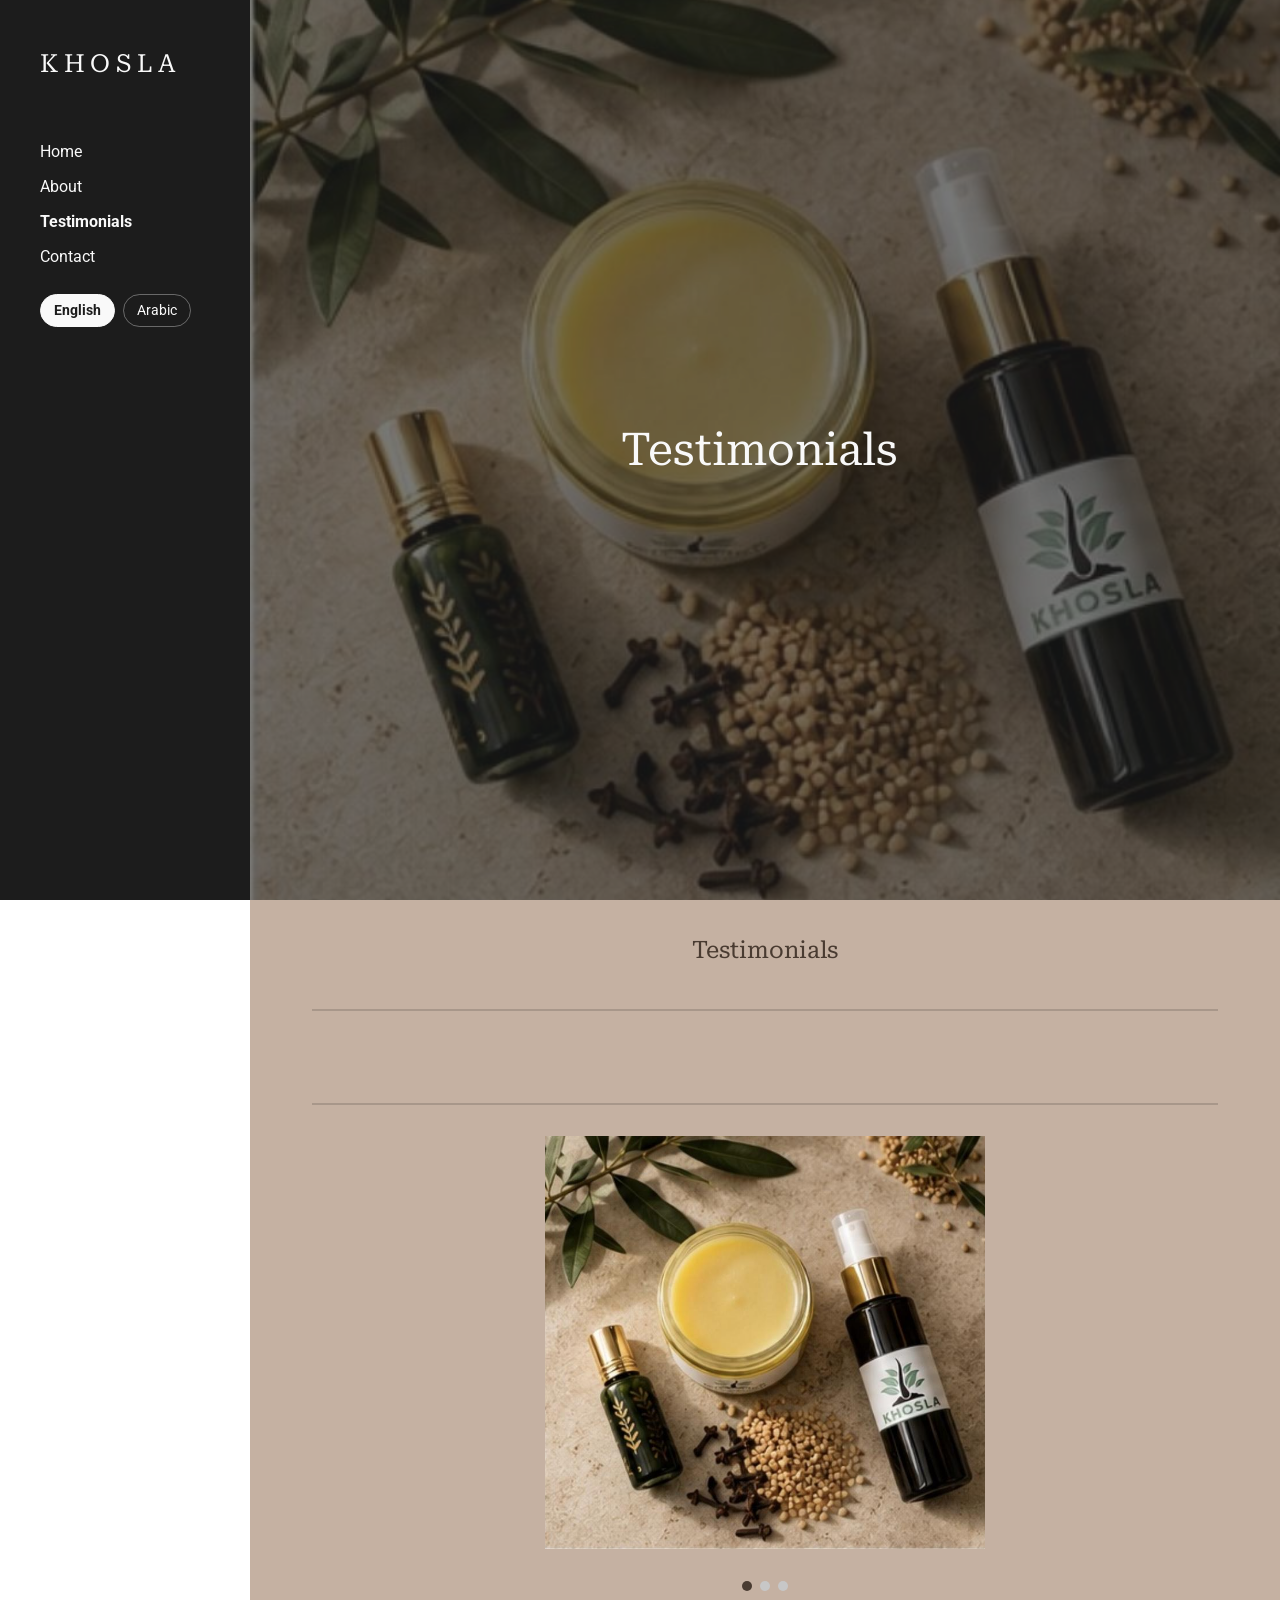
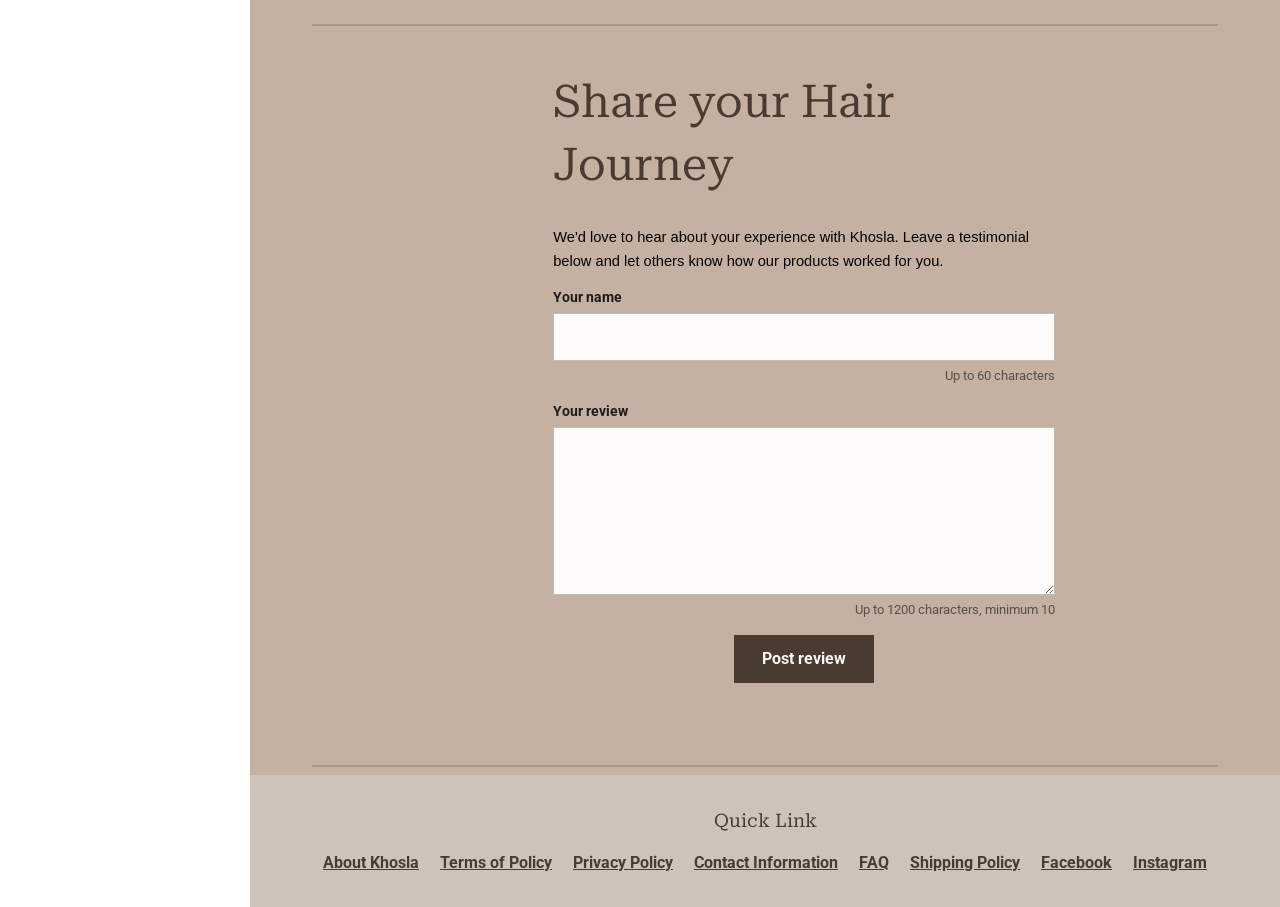
<file: testimonials.html>
<!DOCTYPE html>
<html lang="en">
<head>
<meta charset="utf-8">
<meta name="viewport" content="width=device-width, initial-scale=1">
<title>Khosla - Testimonials</title>
<link rel="preconnect" href="https://fonts.googleapis.com">
<link rel="preconnect" href="https://fonts.gstatic.com" crossorigin>
<link rel="stylesheet" href="https://fonts.googleapis.com/css?family=Roboto%3Ai%2Cbi%2C700%2C400&amp;display=swap">
<link rel="stylesheet" href="https://fonts.googleapis.com/css?family=Roboto%20Serif%3Ai%2Cbi%2C700%2C400&amp;display=swap">
<link rel="stylesheet" href="https://fonts.googleapis.com/css2?family=Cairo:wght@400;700&amp;display=swap">
<link rel="stylesheet" href="assets/css/site.css">
</head>
<body>
<a class="skip-link" href="#main">Skip to main content</a>

<header class="sidebar">
  <nav class="nav" aria-label="Main">
    <a class="nav__brand" href="index.html">Khosla</a>
    <ul class="nav__list">
        <li class="nav__item"><a class="nav__link" href="index.html">Home</a></li>
        <li class="nav__item"><a class="nav__link" href="about.html">About</a></li>
        <li class="nav__item"><a class="nav__link is-current" href="testimonials.html" aria-current="page">Testimonials</a></li>
        <li class="nav__item"><a class="nav__link" href="contact.html">Contact</a></li>
    </ul>
  </nav>
  <div class="lang" role="group" aria-label="Language">
    <button type="button" class="lang__btn is-active" data-lang="en" lang="en" aria-pressed="true">English</button>
    <button type="button" class="lang__btn" data-lang="ar" aria-pressed="false">Arabic</button>
  </div>
</header>

<div class="page">
  <main class="main" id="main">
    <section class="section section--banner" style="padding:56px 0;--banner-h:900px;background:var(--band-alt)">
      <div class="section__media" style="background-image:url(assets/img/testimonials-banner.jpg)"><span class="section__scrim" style="opacity:0.6"></span></div>
      <div class="section__body">
        <div class="grid">
      <div class="col col--empty" style="width:16.664%">

      </div>
      <div class="col" style="width:66.664%">
        <div class="block" style="padding:8px 8px 8px 8px">
          <h1 class="t ta-c t--on-media"><span style="">Testimonials </span></h1>
        </div>
      </div>
      <div class="col col--empty" style="width:16.664%">

      </div>
        </div>
      </div>
    </section>
    <section class="section" style="background:var(--band)">
      <div class="section__body">
        <div class="grid">
      <div class="col" style="width:100%">
        <div class="block" style="padding:8px 8px 8px 8px">
          <h2 class="t ta-c"><span style="">Testimonials</span></h2>
        </div>
      </div>
        </div>
      </div>
    </section>
    <section class="section section--rule" style="padding:0;background:var(--band)">
      <div class="section__body">
        <div class="grid">
      <div class="col" style="width:100%">
        <div class="block" style="padding:0px 0px 7.5px 0px">
          <hr class="rule">
        </div>
      </div>
        </div>
      </div>
    </section>
    <section class="section">
      <div class="section__body">
        <div class="grid">
      <div class="col" style="width:100%">
        <div class="block" style="padding:14px 0">
          <div class="reviews" data-reviews></div>
        </div>
      </div>
        </div>
      </div>
    </section>
    <section class="section section--rule" style="padding:0;background:var(--band)">
      <div class="section__body">
        <div class="grid">
      <div class="col" style="width:100%">
        <div class="block" style="padding:0px 0px 7.5px 0px">
          <hr class="rule">
        </div>
      </div>
        </div>
      </div>
    </section>
    <section class="section" style="background:var(--band)">
      <div class="section__body">
        <div class="grid">
      <div class="col col--empty" style="width:25%">

      </div>
      <div class="col" style="width:50%">
        <div class="block">
          <div class="carousel" data-carousel>
            <div class="carousel__viewport" style="aspect-ratio:519.7 / 487.7">
              <div class="carousel__slide is-active" style="background-image:url(assets/img/testimonials-carousel-1.jpg)" role="group" aria-label="Slide 1 of 3"></div>
              <div class="carousel__slide" style="background-image:url(assets/img/testimonials-carousel-2.jpg)" role="group" aria-label="Slide 2 of 3"></div>
              <div class="carousel__slide" style="background-image:url(assets/img/testimonials-carousel-3.jpg)" role="group" aria-label="Slide 3 of 3"></div>
            </div>
            <div class="carousel__dots">
              <button class="carousel__dot is-active" type="button" aria-label="Show slide 1"></button>
              <button class="carousel__dot" type="button" aria-label="Show slide 2"></button>
              <button class="carousel__dot" type="button" aria-label="Show slide 3"></button>
            </div>
          </div>
        </div>
      </div>
      <div class="col col--empty" style="width:25%">

      </div>
        </div>
      </div>
    </section>
    <section class="section section--rule" style="padding:0;background:var(--band)">
      <div class="section__body">
        <div class="grid">
      <div class="col" style="width:100%">
        <div class="block" style="padding:0px 0px 7.5px 0px">
          <hr class="rule">
        </div>
      </div>
        </div>
      </div>
    </section>
    <section class="section" style="background:var(--band)">
      <div class="section__body">
        <div class="grid">
      <div class="col col--empty" style="width:25%">

      </div>
      <div class="col" style="width:58.336%">
        <div class="block" style="padding:14px 8px 14px 8px">
          <h1 class="t ta-l"><span style="">Share your Hair Journey</span></h1>
        </div>
        <div class="block" style="padding:14px 8px 14px 8px">
          <p class="t ta-l"><span style="color:#000000;font-family:Arial;font-size:11.0pt;font-weight:400;line-height:22px">We'd love to hear about your experience with Khosla. Leave a testimonial below and let others know how our products worked for you.</span></p>
        </div>
        <div class="block" style="padding:0 8px 14px">
          <form class="form form--review" data-review-form>
            <input type="checkbox" name="botcheck" class="form__botcheck" tabindex="-1" autocomplete="off" aria-hidden="true">
            <div class="form__field">
              <label class="form__label" for="review-name">Your name</label>
              <input class="form__input" id="review-name" type="text" name="name" maxlength="60" autocomplete="name" required>
              <p class="form__hint" data-count-for="review-name" data-max="60" data-min="1"></p>
            </div>
            <div class="form__field">
              <label class="form__label" for="review-body">Your review</label>
              <textarea class="form__textarea" id="review-body" name="body" rows="6" minlength="10" maxlength="1200" required></textarea>
              <p class="form__hint" data-count-for="review-body" data-max="1200" data-min="10"></p>
            </div>
            <button class="button" type="submit">Post review</button>
            <p class="form__status" role="status" aria-live="polite"></p>
          </form>
        </div>
      </div>
      <div class="col col--empty" style="width:16.664%">

      </div>
        </div>
      </div>
    </section>
    <section class="section section--rule" style="padding:0;background:var(--band)">
      <div class="section__body">
        <div class="grid">
      <div class="col" style="width:100%">
        <div class="block" style="padding:0px 0px 7.5px 0px">
          <hr class="rule">
        </div>
      </div>
        </div>
      </div>
    </section>
  </main>

  <footer class="footer">
    <section class="section section--footer" style="background:var(--band-alt)">
      <div class="section__body">
        <div class="grid">
      <div class="col" style="width:100%">
        <div class="block" style="padding:8px 8px 8px 8px">
          <h3 class="t ta-c"><span style="">Quick Link</span></h3>
          <ul class="quick-links">
            <li><a href="about.html">About Khosla</a></li>
            <li><a href="terms-of-policy.html">Terms of Policy</a></li>
            <li><a href="privacy-policy.html">Privacy Policy</a></li>
            <li><a href="contact.html">Contact Information</a></li>
            <li><a href="faq.html">FAQ</a></li>
            <li><a href="shipping-policy.html">Shipping Policy</a></li>
            <li><a href="https://www.facebook.com/profile.php?id=61594273318935&amp;sk=directory_contact_info" target="_blank" rel="noopener">Facebook</a></li>
            <li><a href="https://www.instagram.com/shopkhosla/" target="_blank" rel="noopener">Instagram</a></li>
          </ul>
        </div>
      </div>
        </div>
      </div>
    </section>
  </footer>
</div>

<script src="assets/js/carousel.js"></script>

<script src="assets/js/reviews.js"></script>

<script src="assets/js/i18n.js"></script>
</body>
</html>
</file>
<file: assets/css/site.css>
/* ==========================================================================
   Khosla — static rebuild of sites.google.com/view/khoslademo
   Every value here was measured from the live published site.
   ========================================================================== */

:root {
  /* Palette */
  --sidebar-bg: #1c1c1c;
  --sidebar-fg: #f9f9f9;
  --band: #c5b1a2;        /* content sections            rgb(197,177,162) */
  --band-alt: #cec3ba;    /* footer + banner base colour rgb(206,195,186) */
  --heading: #493b31;     /* headings / links            rgb(73,59,49)    */
  --text: #1c1c1c;        /* body copy                   rgb(28,28,28)    */
  --rule: rgba(0, 0, 0, .15);
  --scrim: #1f2020;       /* banner darkening overlay    rgb(31,32,32)    */
  --dot: #c7c7c7;

  /* Type */
  --sans: Roboto, Arial, Helvetica, sans-serif;
  --serif: "Roboto Serif", Georgia, "Times New Roman", serif;

  /* Metrics */
  --sidebar-w: 250px;
  --grid-max: 1280px;
  --grid-pad: 48px;
  --col-pad: 13.66px;   /* inner gutter on every grid column */
}

*,
*::before,
*::after { box-sizing: border-box; }

html { -webkit-text-size-adjust: 100%; }

body {
  margin: 0;
  background: #fff;
  color: var(--text);
  font-family: var(--sans);
  font-size: 16px;
  line-height: normal;
}

img { max-width: 100%; }

/* Hidden by clipping rather than by a large negative offset: an offset pushes
   the document 10,000px wide in right-to-left, where the page starts scrolled
   to the right and the visitor can drag sideways into empty space. */
.skip-link {
  position: absolute;
  top: 0;
  left: 0;
  z-index: 100;
  width: 1px;
  height: 1px;
  overflow: hidden;
  clip-path: inset(50%);
  white-space: nowrap;
  padding: 12px 16px;
  background: var(--sidebar-bg);
  color: var(--sidebar-fg);
}

.skip-link:focus {
  width: auto;
  height: auto;
  overflow: visible;
  clip-path: none;
}

/* --------------------------------------------------------------- Sidebar */

.sidebar {
  position: fixed;
  inset: 0 auto 0 0;
  width: var(--sidebar-w);
  max-width: 80%;
  background: var(--sidebar-bg);
  z-index: 10;
  overflow-y: auto;
}

/* Wordmark set to echo the logo on the banner: same serif, uppercase, widely
   letter-spaced. The logo's own green (#243b21) sits at 1.4:1 against this
   sidebar, so it is set in the cream used for the rest of the nav. */
.nav__brand {
  display: block;
  /* Left edge matches the nav links below (36px list inset + 4px link pad). */
  padding: 48px 24px 0 40px;
  color: var(--sidebar-fg);
  font-family: var(--serif);
  font-size: 25px;
  line-height: 32px;
  font-weight: 400;
  letter-spacing: .22em;
  text-transform: uppercase;
  text-decoration: none;
}

.nav__list {
  margin: 62px 0 0;
  padding: 0 12px 0 36px;
  list-style: none;
}

.nav__item + .nav__item { margin-top: 16px; }

.nav__link {
  display: block;
  padding-left: 4px;
  color: var(--sidebar-fg);
  font-size: 16px;
  line-height: normal;
  text-decoration: none;
}

.nav__link:hover { text-decoration: underline; }
.nav__link.is-current { font-weight: 700; }

/* ------------------------------------------------------------ Page shell */

.page { margin-left: var(--sidebar-w); }

/* -------------------------------------------------------------- Sections */

/* Flex rather than table: the banner image is an absolutely positioned child,
   and in a CSS table it gets wrapped in an anonymous cell and steals width.
   `align-items: center` reproduces the original's vertical-align: middle. */
.section {
  position: relative;
  display: flex;
  align-items: center;
  width: 100%;
  padding: 24px 0;
  background: var(--band);
}

/* Each section's band colour is emitted inline from the measured original:
   plain banners use --band, image banners --band-alt, footers --band-alt.
   The value below is only a fallback. */

/* A rule-only section carries no padding of its own. */
.section--rule { padding: 0; }

/* Banner height comes from the original as a custom property so that narrow
   screens can cap it with min() rather than being stuck at 900px. */
.section--banner { min-height: var(--banner-h, 0); }

.section__media {
  position: absolute;
  inset: 0;
  background-position: 50% 50%;
  background-size: cover;
  background-repeat: no-repeat;
}

.section__scrim {
  position: absolute;
  inset: 0;
  background: var(--scrim);
}

.section__body { width: 100%; }

.grid {
  position: relative;
  max-width: var(--grid-max);
  margin: 0 auto;
  padding: 0 var(--grid-pad);
  display: flex;
  align-items: flex-start;
}

.col {
  padding: 0 var(--col-pad);
  min-width: 0;
}

/* ---------------------------------------------------------------- Blocks */

/* Blocks stack flush; their inset is emitted per block from the measured
   original, because Google Sites varies it (8px, 14px 8px, 0 ...).
   The generic sans-serif here is deliberate: it is the block's strut font in
   the original, and bare <br> spacers are measured against it. */
.block {
  font-family: sans-serif;
  font-size: 16px;
  line-height: normal;
}

/* Horizontal rule block */
.rule {
  height: 2px;
  margin: 8.5px 0 0;
  border: 0;
  background: var(--rule);
}

/* ------------------------------------------------------------------ Type */

.t { margin: 0; }

/* Preserved tab characters (the footer link row relies on them). */
.tab { white-space: pre; }

h1.t, h2.t, h3.t, h4.t, h5.t, h6.t {
  font-family: var(--serif);
  font-weight: 400;
  color: var(--heading);
}

h1.t { font-size: 45.3333px; line-height: 1.38; }
h2.t { font-size: 24px;      line-height: 1.5; }
h3.t { font-size: 18.6667px; line-height: 1.5; }

/* --------------------------------------------------- Section headings
   A page title, sections within it, and sub-headings inside those need three
   distinct sizes. Without this the About page runs 45 / 45 / 45 with 24px
   sub-headings beneath, so nothing reads as belonging to anything.
   -------------------------------------------------------------------- */

h1.t--section,
h2.t--section {
  font-size: 32px;
  line-height: 1.38;
}

p.t {
  font-family: var(--sans);
  font-size: 16px;
  font-weight: 700;
  line-height: 24px;
  color: var(--text);
}

ul.t, ol.t {
  margin: 0;
  padding-left: 0;
  font-family: sans-serif;
  font-size: 16px;
  color: #000;
}

ul.t { list-style: square; }

ul.t li, ol.t li {
  margin: 0 0 0 20px;
  font-family: var(--sans);
}

ul.t li + li, ol.t li + li { margin-top: 6px; }

/* Each list item wraps a paragraph that carries the real line-height. */
ul.t li > p, ol.t li > p { padding: 0; }

.t a { color: inherit; text-decoration: underline; }
.t a:hover { text-decoration: none; }

/* Doubled class so this outranks `h1.t { color: var(--heading) }`, which is
   more specific than a single class and would otherwise win. */
.t.t--on-media { color: var(--sidebar-fg); }
.t.t--on-media a { color: inherit; }

.ta-l { text-align: left; }
.ta-c { text-align: center; }
.ta-r { text-align: right; }
.ta-j { text-align: justify; }

/* ---------------------------------------------------------------- Images */

.media {
  display: block;
  width: 100%;
  height: auto;
}

.media-link { display: block; }

/* Home product tiles are square, so their names and prices sit on the same
   line whatever shape the source photograph is. */
.media-link .media {
  aspect-ratio: 1;
  object-fit: cover;
}

/* -------------------------------------------------------------- Carousel */

.carousel { position: relative; }

.carousel__viewport {
  position: relative;
  width: 100%;
  overflow: hidden;
}

.carousel__slide {
  position: absolute;
  inset: 0;
  background-position: 50% 50%;
  background-size: cover;
  background-repeat: no-repeat;
  opacity: 0;
  transition: opacity .4s ease;
}

.carousel__slide.is-active { opacity: 1; }

.carousel__dots {
  display: flex;
  justify-content: center;
  padding-top: 32.8px;
}

.carousel__dot {
  width: 10px;
  height: 10px;
  margin: 0 4px;
  padding: 0;
  border: 0;
  border-radius: 50%;
  background: var(--dot);
  cursor: pointer;
}

.carousel__dot.is-active { background: var(--heading); }

/* ------------------------------------------------------------------ Price
   Product pages: price and the order prompt beneath it.
   -------------------------------------------------------------------- */

.price {
  margin: 0;
  font-family: var(--serif);
  font-size: 32px;
  line-height: 44px;
  font-weight: 400;
  color: var(--heading);
}

/* Size and price list on a product page. Sizes left, prices right, so the
   amounts line up and can be compared down the column. */
.prices {
  max-width: 260px;
  margin: 0 auto;
  padding: 0;
  list-style: none;
  font-family: var(--sans);
}

.prices li {
  display: flex;
  justify-content: space-between;
  align-items: baseline;
  gap: 24px;
  padding: 9px 0;
  border-bottom: 1px solid rgba(73, 59, 49, .18);
}

.prices li:last-child { border-bottom: 0; }

.prices .size {
  font-size: 15px;
  line-height: 24px;
  color: rgba(28, 28, 28, .8);
}

.prices .amount {
  font-family: var(--serif);
  font-size: 21px;
  line-height: 28px;
  color: var(--heading);
}

/* Price shown on a Home product tile: secondary to the product name. */
.price--tile {
  font-size: 20px;
  line-height: 28px;
}

.order-note {
  margin: 0;
  font-family: var(--sans);
  font-size: 15px;
  line-height: 23px;
  color: rgba(28, 28, 28, .82);
  text-wrap: balance;
}

.button {
  display: inline-block;
  margin-top: 16px;
  padding: 12px 28px;
  border: 0;
  background: var(--heading);
  color: #f9f9f9;
  font-family: var(--sans);
  font-size: 16px;
  line-height: 24px;
  font-weight: 700;
  text-decoration: none;
  cursor: pointer;
}

.button:hover { background: #3a2f27; }
.button:focus-visible { outline: 2px solid var(--text); outline-offset: 2px; }

/* ------------------------------------------------------------------ Forms */

.form {
  margin: 0;
  font-family: var(--sans);
  text-align: left;
}

.form__label {
  display: block;
  margin-bottom: 6px;
  font-size: 14px;
  line-height: 20px;
  font-weight: 700;
  color: var(--text);
}

.form__field + .form__field { margin-top: 16px; }

.form__input,
.form__textarea {
  display: block;
  width: 100%;
  padding: 11px 13px;
  border: 1px solid rgba(0, 0, 0, .25);
  border-radius: 0;
  background: #fdfcfb;
  color: var(--text);
  font-family: var(--sans);
  font-size: 16px;
  line-height: 24px;
}

.form__textarea {
  min-height: 132px;
  resize: vertical;
}

.form__input:focus,
.form__textarea:focus {
  outline: 2px solid var(--heading);
  outline-offset: -1px;
  border-color: var(--heading);
}

/* Honeypot — hidden from people, visible to bots that fill everything in. */
.form__botcheck {
  position: absolute !important;
  width: 1px;
  height: 1px;
  overflow: hidden;
  clip: rect(0 0 0 0);
  white-space: nowrap;
}

.form__status {
  margin: 12px 0 0;
  min-height: 24px;
  font-size: 14px;
  line-height: 24px;
  font-weight: 700;
  color: var(--text);
}

.form__status.is-error { color: #8a2b21; }
.form__status.is-success { color: #2f5d3a; }

/* Ordering instructions above the contact form.
   `text-wrap: balance` evens out the line lengths — centred copy with ragged
   lines and a two-word orphan on the last one reads badly. The wider measure
   also drops it from four lines to three. */
.order-intro {
  max-width: 640px;
  margin: 0 auto 24px;
  font-family: var(--sans);
  font-size: 15px;
  line-height: 23px;
  color: rgba(28, 28, 28, .82);
  text-align: center;
  text-wrap: balance;
}

/* The contact form sits in a full-width column, so cap it: full-bleed
   inputs across 1000px+ are unpleasant to fill in. */
.form--contact {
  max-width: 520px;
  margin-left: auto;
  margin-right: auto;
}

/* The contact and review forms sit as centred blocks under centred copy, so
   centre their button and status too. Labels and inputs stay left aligned,
   which is what people expect when filling a form in. */
.form--contact .button,
.form--review .button {
  display: block;
  margin-left: auto;
  margin-right: auto;
}

.form--contact .form__status,
.form--review .form__status { text-align: center; }

/* Subscribe form: input and button side by side, stacking when narrow. */
.form--subscribe .form__row {
  display: flex;
  flex-wrap: wrap;
  gap: 12px;
  align-items: flex-start;
}

.form--subscribe .form__input { flex: 1 1 220px; width: auto; }
.form--subscribe .button { margin-top: 0; padding: 12px 24px; }

@media (max-width: 479px) {
  .form--subscribe .form__row { display: block; }
  .form--subscribe .form__input { width: 100%; }
  .form--subscribe .button { margin-top: 12px; width: 100%; }
}

/* ------------------------------------------------------- Footer quick links
   Rebuilt as a real list: the original was a pasted run of links separated by
   tabs and non-breaking spaces, with underlines bleeding across the gaps.
   -------------------------------------------------------------------- */

.quick-links {
  display: flex;
  flex-wrap: wrap;
  justify-content: center;
  gap: 8px 21px;
  margin: 16px 0 0;
  padding: 0;
  list-style: none;
}

.quick-links a {
  font-family: var(--sans);
  font-size: 16px;
  line-height: 24px;
  font-weight: 700;
  color: var(--heading);
  text-decoration: underline;
}

.quick-links a:hover { text-decoration: none; }

@media (max-width: 479px) {
  .quick-links { gap: 8px 20px; }
}

/* ---------------------------------------------------------------- Reviews
   Customer reviews, laid out three across like the testimonials they
   replace: quote in the serif, name bold and centred beneath.
   -------------------------------------------------------------------- */

.reviews {
  display: grid;
  grid-template-columns: repeat(3, 1fr);
  gap: 40px 28px;
  margin: 0;
  padding: 0 8px;
}

.reviews.is-unavailable { display: none; }

.review { margin: 0; }

.review__body {
  margin: 0;
  font-family: var(--serif);
  font-size: 18.6667px;
  line-height: 28px;
  font-weight: 400;
  color: var(--heading);
  text-align: left;
  white-space: pre-wrap;
  overflow-wrap: anywhere;
}

.review__name {
  margin: 16px 0 0;
  font-family: var(--sans);
  font-size: 16px;
  line-height: 24px;
  font-weight: 700;
  color: var(--text);
  text-align: center;
}

.reviews__empty {
  grid-column: 1 / -1;
  margin: 0;
  font-family: var(--sans);
  font-size: 16px;
  line-height: 24px;
  color: var(--text);
  text-align: center;
}

.form--review {
  max-width: 520px;
  margin-left: auto;
  margin-right: auto;
}

@media (max-width: 767px) {
  .reviews {
    grid-template-columns: 1fr;
    gap: 32px;
  }
}

/* Character counter under a form field. */
.form__hint {
  margin: 6px 0 0;
  font-family: var(--sans);
  font-size: 13px;
  line-height: 18px;
  color: rgba(28, 28, 28, .65);
  text-align: right;
}

.form__hint.is-short { color: rgba(28, 28, 28, .85); }
.form__hint.is-warn { color: #8a2b21; }

/* ==========================================================================
   Responsive

   Three steps down from the desktop layout:
     < 1280px  the fixed sidebar becomes a sticky top bar
     <  768px  grid columns stack, type steps down, banners are capped
     <  480px  tightest gutters and the smallest type step

   The original collapsed to a hamburger drawer, zeroed every section's
   vertical padding and dropped gutters to 5px. This is deliberately not that:
   four nav links fit on one row, so nothing needs hiding behind a menu.
   ========================================================================== */

/* ----------------------------------------------- Below the sidebar layout */

@media (max-width: 1279px) {
  .sidebar {
    position: sticky;
    inset: 0 auto auto 0;
    width: 100%;
    max-width: none;
    overflow: visible;
    z-index: 20;
  }

  .nav {
    display: flex;
    flex-wrap: wrap;
    align-items: baseline;
    gap: 4px 32px;
    padding: 14px 32px;
  }

  .nav__brand {
    padding: 0;
    margin-right: auto;
    font-size: 24px;
    line-height: 34px;
  }

  .nav__list {
    margin: 0;
    padding: 0;
    display: flex;
    flex-wrap: wrap;
    gap: 4px 24px;
  }

  .nav__item + .nav__item { margin-top: 0; }

  .nav__link { padding-left: 0; line-height: 34px; }

  .page { margin-left: 0; }

  .grid { padding: 0 32px; }

  /* Artwork banners carry the logo, wordmark and badges, so cropping loses
     the point of them. Once the banner is full width it is narrower than the
     image's own proportions, so give the section the image's aspect ratio and
     let it show whole rather than filling a fixed height. */
  .section--artwork {
    min-height: 0;
    /* !important because the section's padding is emitted inline by the
       generator to match the original desktop layout. */
    padding: 0 !important;
    aspect-ratio: var(--banner-ratio);
  }

  .section--artwork .section__media { background-size: contain; }
}

/* ------------------------------------------------------- Stacked columns */

@media (max-width: 767px) {
  .nav { gap: 2px 24px; padding: 12px 24px; }
  .nav__brand { font-size: 22px; line-height: 30px; }
  .nav__list { gap: 2px 18px; }
  .nav__link { font-size: 15px; line-height: 30px; }

  .grid {
    display: block;
    padding: 0 24px;
  }

  .col {
    width: 100% !important;
    padding: 0;
  }

  .col + .col { margin-top: 28px; }

  /* Spacer columns exist only to position content on wide screens. */
  .col--empty { display: none; }

  /* A 900px banner is most of a phone screen before any content shows.
     Artwork banners are excluded: they size to the image's own ratio. */
  .section--banner:not(.section--artwork) { min-height: min(var(--banner-h, 0), 64vh); }

  h1.t { font-size: 34px; }
  h2.t { font-size: 20px; }
  h3.t { font-size: 17px; }
  h1.t--section, h2.t--section { font-size: 25px; }

  .price { font-size: 28px; line-height: 38px; }
  .price--tile { font-size: 19px; line-height: 27px; }

  .form--contact,
  .form--review,
  .order-intro { max-width: none; }

  .button { width: 100%; text-align: center; }
  .quick-links { gap: 10px 22px; }
}

/* ------------------------------------------------------------ Small phones */

@media (max-width: 479px) {
  .nav { padding: 12px 16px; }
  .grid { padding: 0 16px; }

  h1.t { font-size: 29px; }
  h2.t { font-size: 19px; }
  h1.t--section, h2.t--section { font-size: 22px; }

  .price { font-size: 26px; line-height: 34px; }
  .section--banner:not(.section--artwork) { min-height: min(var(--banner-h, 0), 58vh); }
  .quick-links { gap: 10px 18px; }
}


/* ------------------------------------------------- About page section nav
   A horizontal row of links to each section of the page, replacing the
   original's stacked list of anchors.
   -------------------------------------------------------------------- */

.page-nav {
  display: flex;
  flex-wrap: wrap;
  gap: 8px 28px;
  margin: 0;
  padding: 0;
  list-style: none;
}

.page-nav a {
  font-family: var(--sans);
  font-size: 16px;
  line-height: 24px;
  font-weight: 700;
  color: var(--heading);
  text-decoration: none;
  border-bottom: 1px solid rgba(73, 59, 49, .35);
  padding-bottom: 2px;
}

.page-nav a:hover { border-bottom-color: var(--heading); }

/* Smooth jump, and keep the target clear of the sticky bar on small screens. */
html { scroll-behavior: smooth; }

.t--section,
h1.t[id],
h2.t[id] { scroll-margin-top: 24px; }

@media (max-width: 1279px) {
  .t--section,
  h1.t[id],
  h2.t[id] { scroll-margin-top: 90px; }
}

@media (prefers-reduced-motion: reduce) {
  html { scroll-behavior: auto; }
}

/* ------------------------------------------------- Language switch & RTL */

/* Sits under the nav in the sidebar on desktop, and inline in the bar on
   narrow screens. The page always loads English; these only swap what is
   already rendered. */
.lang {
  display: flex;
  gap: 8px;
  margin: 28px 12px 32px 36px;
  padding-left: 4px;
}

.lang__btn {
  flex: 0 0 auto;
  padding: 5px 13px;
  border: 1px solid rgba(249, 249, 249, .35);
  border-radius: 999px;
  background: transparent;
  color: var(--sidebar-fg);
  font-family: inherit;
  font-size: 14px;
  line-height: 1.5;
  cursor: pointer;
}

.lang__btn[lang="ar"] { font-family: 'Cairo', sans-serif; }
.lang__btn:hover { border-color: var(--sidebar-fg); }

.lang__btn.is-active {
  background: var(--sidebar-fg);
  border-color: var(--sidebar-fg);
  color: var(--sidebar-bg);
  font-weight: 700;
}

/* Arabic needs a face with Arabic glyphs; Roboto has none, so without this
   the text falls back to whatever the device happens to carry. */
html[dir="rtl"] body,
html[dir="rtl"] .block,
html[dir="rtl"] .t,
html[dir="rtl"] .form__input,
html[dir="rtl"] .form__textarea,
html[dir="rtl"] .button { font-family: 'Cairo', sans-serif; }

/* The shell deliberately does NOT mirror. The sidebar stays on the left in
   both languages, so switching does not throw the furniture across the screen.
   Only the copy itself reads right to left. */
html[dir="rtl"] .sidebar { direction: ltr; }

/* The wordmark is a wide-tracked Latin serif; neither tracking nor uppercase
   means anything in Arabic, and both make it unreadable. */
html[dir="rtl"] .nav__brand {
  font-family: 'Cairo', sans-serif;
  letter-spacing: 0;
  text-transform: none;
}

/* Alignment follows the reading direction: copy set flush left in English
   should sit flush right in Arabic. Centred and justified stay as they are. */
html[dir="rtl"] .ta-l { text-align: right; }
html[dir="rtl"] .ta-r { text-align: left; }

html[dir="rtl"] .page-nav { padding-right: 0; }
html[dir="rtl"] .prices li { flex-direction: row; }

@media (max-width: 1279px) {
  .lang { margin: 2px 0 0; padding: 0 32px 18px; }
}

@media (max-width: 767px) {
  .lang { padding: 0 24px 16px; }
}

@media (max-width: 479px) {
  .lang { padding: 0 16px 16px; }
}

/* Prices are a left-to-right run (digits, an en dash, then the currency) sitting
   inside right-to-left copy. Without isolation the bidi algorithm reorders the
   whole run and "250 - 1,100" comes out backwards. */
html[dir="rtl"] .price,
html[dir="rtl"] .prices .size,
html[dir="rtl"] .prices .amount {
  direction: ltr;
  unicode-bidi: isolate;
}

html[dir="rtl"] .prices .amount { text-align: left; }

/* The label sets text-align explicitly, so unlike the inputs (which use
   `start`) it does not follow the reading direction on its own. */
html[dir="rtl"] .form__label { text-align: right; }
html[dir="rtl"] .form__hint { text-align: right; }
</file>
